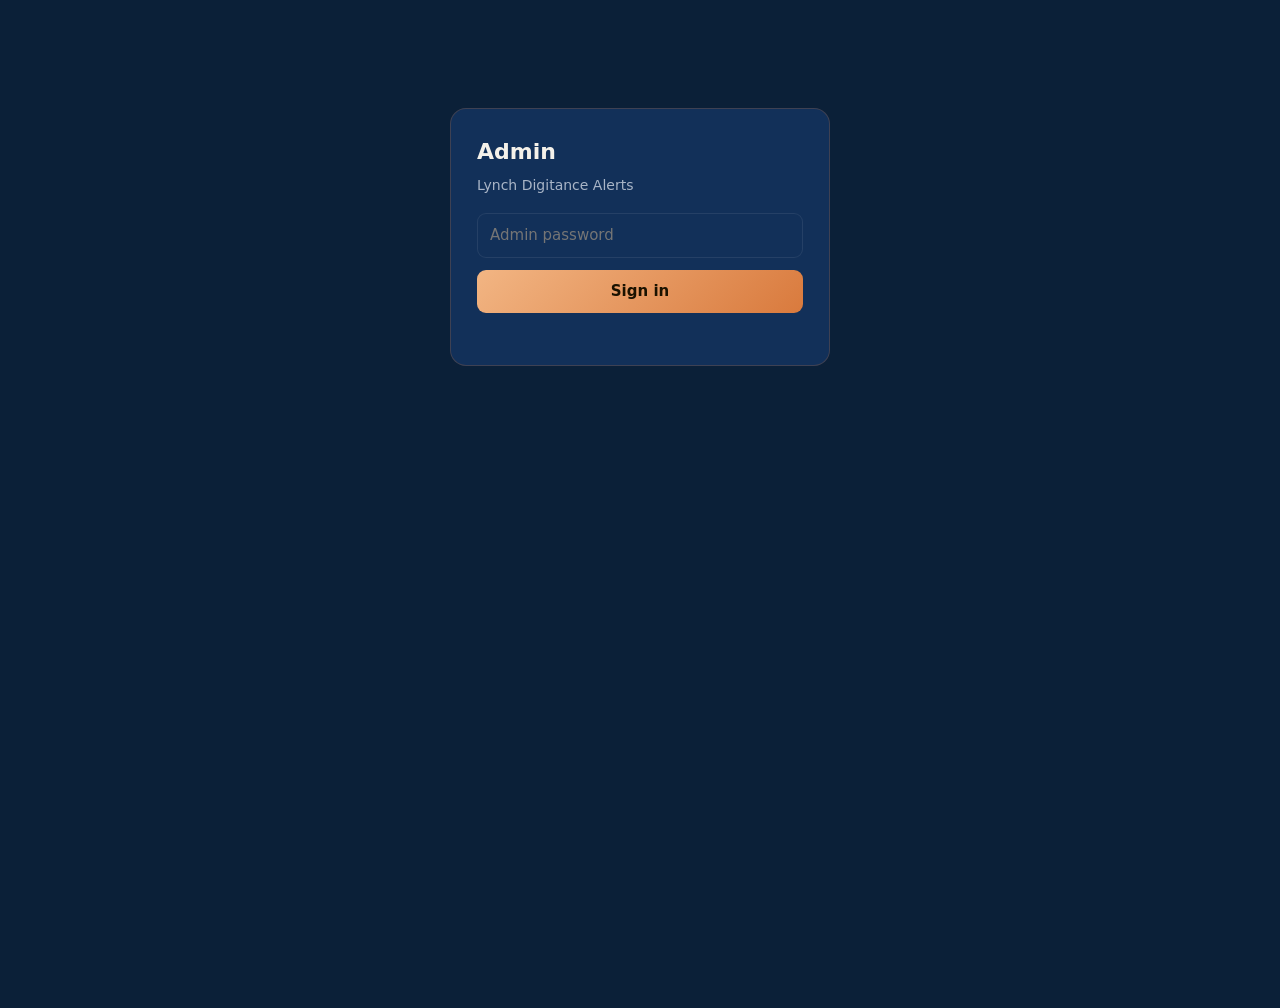
<file: admin.html>
<!doctype html>
<html lang="en">
<head>
<meta charset="utf-8">
<meta name="viewport" content="width=device-width, initial-scale=1">
<meta name="robots" content="noindex,nofollow">
<title>Admin — Lynch Digitance Alerts</title>
<link rel="icon" href="assets/icon128.png">
<style>
:root{--ink:#0b2038;--panel:#123059;--panel2:#163a68;--line:rgba(217,122,61,.22);--soft:rgba(255,255,255,.08);
  --gold:#D97A3D;--gold-lt:#F2B583;--text:#f4f1ea;--muted:#a9b5c7;--ok:#4ad991;--bad:#ff8f8f}
*{box-sizing:border-box}
body{margin:0;background:var(--ink);color:var(--text);font:15px/1.55 system-ui,-apple-system,"Segoe UI",sans-serif;min-height:100vh}
a{color:var(--gold-lt)}
.wrap{max-width:1100px;margin:0 auto;padding:28px 20px 60px}
h1{font-size:22px;margin:0}
.top{display:flex;align-items:center;justify-content:space-between;gap:14px;flex-wrap:wrap;margin-bottom:22px}
.top img{height:34px}
.brand{display:flex;align-items:center;gap:12px}
.brand small{color:var(--muted);font-weight:600;letter-spacing:.14em;text-transform:uppercase;font-size:11px}
button,input{font:inherit}
input[type=password],input[type=search]{background:var(--panel);border:1px solid var(--soft);border-radius:9px;color:var(--text);padding:10px 12px;outline:none}
input:focus{border-color:var(--gold)}
.btn{background:linear-gradient(135deg,var(--gold-lt),var(--gold));color:#1a1200;border:0;border-radius:9px;padding:10px 18px;font-weight:800;cursor:pointer}
.ghost{background:rgba(255,255,255,.05);color:var(--text);border:1px solid var(--soft);border-radius:9px;padding:9px 14px;font-weight:700;cursor:pointer}
.ghost:hover{border-color:var(--gold);color:var(--gold-lt)}
#login{max-width:380px;margin:12vh auto;background:var(--panel);border:1px solid var(--line);border-radius:16px;padding:26px}
#login h1{margin-bottom:6px}
#login p{color:var(--muted);margin:0 0 16px;font-size:14px}
#login input{width:100%;margin-bottom:12px}
#err{color:var(--bad);font-size:13px;min-height:18px;margin-top:8px}
.cards{display:grid;grid-template-columns:repeat(4,1fr);gap:12px;margin-bottom:20px}
@media(max-width:720px){.cards{grid-template-columns:repeat(2,1fr)}}
.card{background:var(--panel);border:1px solid var(--soft);border-radius:14px;padding:16px}
.card b{display:block;font-size:28px;color:var(--gold-lt);line-height:1.1}
.card span{color:var(--muted);font-size:12.5px}
.bar{display:flex;gap:10px;flex-wrap:wrap;margin-bottom:12px}
.bar input{flex:1;min-width:200px}
.tbl{background:var(--panel);border:1px solid var(--soft);border-radius:14px;overflow:auto}
table{border-collapse:collapse;width:100%;min-width:680px}
th,td{text-align:left;padding:11px 14px;border-bottom:1px solid var(--soft);white-space:nowrap}
th{font-size:11.5px;letter-spacing:.1em;text-transform:uppercase;color:var(--muted);cursor:pointer;user-select:none;position:sticky;top:0;background:var(--panel2)}
th:hover{color:var(--gold-lt)}
tr:last-child td{border-bottom:0}
td.dim{color:var(--muted)}
.pill{display:inline-block;padding:2px 9px;border-radius:999px;font-size:12px;font-weight:700;background:rgba(255,255,255,.07);color:var(--muted)}
.pill.on{background:rgba(74,217,145,.14);color:var(--ok)}
.pill.cu{background:rgba(217,122,61,.16);color:var(--gold-lt)}
textarea,input[type=text]{width:100%;background:var(--panel);border:1px solid var(--soft);border-radius:9px;color:var(--text);padding:10px 12px;outline:none;font:inherit;margin-bottom:10px}
textarea{min-height:90px;resize:vertical}
textarea:focus,input[type=text]:focus{border-color:var(--gold)}
.box{background:var(--panel);border:1px solid var(--soft);border-radius:14px;padding:18px;margin-top:22px}
.box h2{margin:0 0 4px;font-size:17px}
.box p{margin:0 0 12px;color:var(--muted);font-size:13.5px}
.row2{display:flex;gap:10px;flex-wrap:wrap;align-items:center}
.msg{font-size:13px;color:var(--ok);min-height:18px;margin-top:8px}
.del{background:none;border:1px solid rgba(255,143,143,.35);color:var(--bad);border-radius:8px;padding:4px 10px;cursor:pointer;font-weight:700;font-size:12px}
.del:hover{background:rgba(255,143,143,.12)}
.note{color:var(--muted);font-size:13px;margin-top:16px;line-height:1.6}
</style>
</head>
<body>

<div id="login">
  <h1>Admin</h1>
  <p>Lynch Digitance Alerts</p>
  <input type="password" id="pw" placeholder="Admin password" autocomplete="current-password">
  <button class="btn" id="go" style="width:100%">Sign in</button>
  <div id="err"></div>
</div>

<div class="wrap" id="app" hidden>
  <div class="top">
    <div class="brand"><img src="assets/mark.png" alt=""><div><h1>Users</h1><small>Lynch Digitance Alerts</small></div></div>
    <div><button class="ghost" id="csv">Export CSV</button> <button class="ghost" id="reload">Refresh</button> <button class="ghost" id="out">Sign out</button></div>
  </div>

  <div class="cards">
    <div class="card"><b id="cTotal">–</b><span>Accounts · <i id="cNo" style="font-style:normal">–</i> without</span></div>
    <div class="card"><b id="c24">–</b><span>Active in 24 hours</span></div>
    <div class="card"><b id="c7">–</b><span>Active in 7 days</span></div>
    <div class="card"><b id="cReply">–</b><span>Using Telegram replies</span></div>
  </div>

  <div class="bar"><input type="search" id="q" placeholder="Search by email…"></div>
  <div class="tbl"><table>
    <thead><tr>
      <th data-k="name">User</th><th data-k="joined">Joined</th><th data-k="last">Last active</th>
      <th data-k="ver">Version</th><th data-k="channel">Channel</th><th data-k="reply">Replies</th><th></th>
    </tr></thead>
    <tbody id="rows"></tbody>
  </table></div>

  <p class="note" id="note"></p>

  <div class="box" id="mBox">
    <h2>Maintenance mode <span class="pill" id="mState">off</span></h2>
    <p>While it is on, every extension shows <b>UNDERGOING MAINTENANCE</b> (popup banner, tag on each alert, and a one-time Telegram notice), and so does the website. Turning it off tells everyone it is back. Reaches installs on the latest build, within about 15 minutes.</p>
    <textarea id="mMsg" style="min-height:70px" maxlength="400">The extension is undergoing maintenance. Alerts may be delayed for a while. We will message you here as soon as it is back to normal.</textarea>
    <div class="row2" style="margin-bottom:10px;align-items:center">
      <input type="text" id="mMin" placeholder="Only builds older than… e.g. 1.15.2 (empty = everyone)" maxlength="12" style="max-width:330px;margin:0">
      <label class="note" style="margin:0"><input type="checkbox" id="mUpd"> Update required (lock screen + Download button)</label>
      <label class="note" style="margin:0"><input type="checkbox" id="mBlock"> also stop alerts on those builds</label>
    </div>
    <div class="row2"><button class="btn" id="mOn">Turn maintenance ON</button><button class="ghost" id="mOff">Turn it OFF</button></div>
    <div class="msg" id="mMsgOut"></div>
  </div>

  <div class="box">
    <h2>Send an update</h2>
    <p><b>To everyone's Telegram.</b> Every extension picks this up within about 15 minutes (the browser must be open) and sends it to its own Telegram bot, once. It reaches people without an account too, but only on version 1.15.0 or newer.</p>
    <input type="text" id="aTitle" placeholder="Title (optional)" maxlength="100">
    <textarea id="aText" placeholder="What do you want your users to know?" maxlength="1500"></textarea>
    <div class="row2" style="margin-bottom:8px"><input type="text" id="aMin" placeholder="Only installs older than… e.g. 1.15.1 (empty = everyone)" maxlength="12" style="max-width:340px;margin:0"><span class="note" id="aMinNote" style="margin:0"></span></div>
    <div class="row2" style="margin-bottom:8px"><label class="note" style="margin:0"><input type="checkbox" id="aBanner"> Also show as a dismissible banner inside the extension popup</label></div>
    <div id="aBannerBox" style="display:none">
      <input type="text" id="aBTitle" placeholder="Banner title (optional — uses the title above)" maxlength="60">
      <textarea id="aBText" placeholder="Short banner text (empty = uses the message above)" maxlength="240" style="min-height:64px"></textarea>
      <div class="row2" style="margin-bottom:8px">
        <input type="text" id="aBLink" placeholder="Link (optional, https://…)" maxlength="300" style="max-width:340px;margin:0">
        <input type="text" id="aBLabel" placeholder="Link label (default: Learn more)" maxlength="24" style="max-width:220px;margin:0">
      </div>
      <div class="row2" style="margin-bottom:8px"><button class="ghost" id="aBannerOnly">Attach banner to the live notice (no Telegram resend)</button></div>
      <p class="note" style="margin:0 0 8px">Banners appear in the popup for users on 1.16.0 and newer. They stay until the user presses ✕ or you publish a newer notice / press Clear.</p>
    </div>
    <div class="row2"><button class="btn" id="aSend">Publish to Telegram</button><button class="ghost" id="aClear">Clear current</button><span class="note" id="aCur" style="margin:0"></span></div>
    <div class="msg" id="aMsg"></div>
    <h2 style="margin-top:18px">Email account holders</h2>
    <p id="mailNote">Emails every account (<span id="mailN">0</span>) from your Gmail. Leave the message empty to reuse the Telegram message above. <span id="mailState"></span></p>
    <input type="text" id="eSub" placeholder="Email subject" maxlength="150">
    <textarea id="eText" style="min-height:150px" placeholder="Email message (optional: leave empty to use the Telegram message above)" maxlength="5000"></textarea>
    <div class="row2"><button class="btn" id="eSend">Email all accounts</button><button class="ghost" id="eTest">Send a test to one email</button></div>
    <div class="msg" id="eMsg"></div>
  </div>

  <div class="box" id="rvBox">
    <h2>Reviews <span class="pill" id="rvStats">…</span></h2>
    <p>What people wrote in the extension's Reviews tab. Hiding a review removes it from the extension and the website for everyone except its author, who is not told.</p>
    <div class="tbl"><table style="min-width:640px">
      <thead><tr><th>Who</th><th>Stars</th><th>Review</th><th>Version</th><th>Date</th><th></th></tr></thead>
      <tbody id="rvRows"><tr><td colspan="6" class="dim">Loading…</td></tr></tbody>
    </table></div>
    <div class="msg" id="rvOut"></div>
  </div>

  <p class="note">Rows marked <span class="pill">no account</span> are installs that have never signed in to an extension account. They show up only from version 1.15.0 (the extension sends an anonymous install ID, version and channel once a day, nothing else). Older installs stay invisible until they update. "Last active" refreshes at most once a day (6 hours for accounts).</p>
</div>

<script>
const $ = id => document.getElementById(id);
let token = sessionStorage.getItem('adm') || '';
let users = [], sortK = 'last', asc = false, ann = null, mailOn = false;

const esc = s => String(s == null ? '' : s).replace(/[&<>"']/g, c => ({'&':'&amp;','<':'&lt;','>':'&gt;','"':'&quot;',"'":'&#39;'}[c]));
function ago(t) {
  if (!t) return '—';
  const m = Math.max(0, (Date.now() - t) / 60000);
  if (m < 2) return 'just now';
  if (m < 60) return Math.round(m) + ' min ago';
  if (m < 1440) return Math.round(m / 60) + ' h ago';
  return Math.round(m / 1440) + ' d ago';
}
const day = t => t ? new Date(t).toLocaleDateString(undefined, { day: 'numeric', month: 'short', year: 'numeric' }) : '—';

async function api(path, opts) {
  const r = await fetch(path, Object.assign({ headers: { 'Content-Type': 'application/json', Authorization: 'Bearer ' + token } }, opts));
  const d = await r.json().catch(() => ({}));
  return { ok: r.ok, status: r.status, d };
}

function draw() {
  const q = $('q').value.trim().toLowerCase();
  const list = users.filter(u => !q || u.name.toLowerCase().includes(q)).sort((a, b) => {
    const x = a[sortK], y = b[sortK];
    const c = (x == null) - (y == null) || (typeof x === 'string' ? x.localeCompare(y) : (x > y) - (x < y));
    return asc ? c : -c;
  });
  $('rows').innerHTML = list.map(u => '<tr><td>' + (u.inst ? '<span class="pill">no account</span> <span class="dim">' + esc(u.name) + '</span>' : esc(u.name)) +
    '</td><td class="dim">' + day(u.joined) +
    '</td><td>' + ago(u.last) + '</td><td class="dim">' + esc(u.ver || '—') + '</td><td>' +
    (u.channel ? '<span class="pill cu">' + esc(u.channel) + '</span>' : '<span class="dim">—</span>') +
    '</td><td>' + (u.inst ? '<span class="dim">—</span>' : (u.reply ? '<span class="pill on">on</span>' : '<span class="pill">off</span>')) +
    '</td><td><button class="del" data-k="' + esc(u.inst ? 'i:' + u.id : 'e:' + u.email) + '">Delete</button></td></tr>').join('')
    || '<tr><td colspan="7" class="dim">No users yet.</td></tr>';
  const now = Date.now();
  const acc = users.filter(u => !u.inst).length;
  $('cTotal').textContent = acc;
  $('cNo').textContent = users.length - acc;
  $('c24').textContent = users.filter(u => u.last && now - u.last < 864e5).length;
  $('c7').textContent = users.filter(u => u.last && now - u.last < 6048e5).length;
  $('cReply').textContent = users.filter(u => u.reply).length;
  $('mailN').textContent = acc;
}

async function load() {
  const r = await api('/admin/users');
  if (r.status === 401) { sessionStorage.removeItem('adm'); token = ''; show(false); return; }
  if (!r.ok) { $('note').textContent = r.d.error || 'Could not load.'; return; }
  users = r.d.users.map(u => Object.assign(u, { name: u.email, inst: false }))
    .concat((r.d.installs || []).filter(i => !i.acct).map(i => ({ id: i.id, name: i.id.slice(0, 8), inst: true, joined: i.joined, last: i.last, ver: i.ver, channel: i.channel, reply: false })));
  ann = r.d.announce; mailOn = !!r.d.mail;
  const mt = r.d.maint || { on: false };
  $('mState').textContent = mt.on ? 'ON' : 'off'; $('mState').className = 'pill ' + (mt.on ? 'cu' : '');
  if (mt.msg && mt.on) $('mMsg').value = mt.msg;
  if (mt.on) { $('mMin').value = mt.minVersion || ''; $('mUpd').checked = mt.kind === 'update'; $('mBlock').checked = !!mt.block; }
  $('aCur').textContent = ann && ann.id ? 'Live now: ' + (ann.title || ann.text.slice(0, 40)) + (ann.minVersion ? ' [only older than ' + ann.minVersion + ']' : '') + (ann.banner ? ' · banner on' : '') + ' (' + ago(ann.at) + ')' : 'Nothing published.';
  updCount();
  $('mailState').textContent = mailOn ? 'Gmail connector: connected.' : 'Gmail connector: not connected yet.';
  $('note').textContent = r.d.pending ? r.d.pending + ' older account(s) are still being filled in: refresh in a moment.' : '';
  draw();
  loadReviews();
}

function show(on) { $('login').hidden = on; $('app').hidden = !on; if (on) load(); }

async function login() {
  $('err').textContent = '';
  const r = await fetch('/admin/login', { method: 'POST', headers: { 'Content-Type': 'application/json' }, body: JSON.stringify({ password: $('pw').value }) });
  const d = await r.json().catch(() => ({}));
  if (!r.ok) { $('err').textContent = d.error || 'Could not sign in.'; return; }
  token = d.token; sessionStorage.setItem('adm', token); $('pw').value = ''; show(true);
}

$('go').onclick = login;
$('pw').onkeydown = e => { if (e.key === 'Enter') login(); };
$('q').oninput = draw;
$('reload').onclick = load;
$('out').onclick = () => { sessionStorage.removeItem('adm'); token = ''; show(false); };
document.querySelectorAll('th').forEach(th => th.onclick = () => {
  const k = th.dataset.k; asc = sortK === k ? !asc : (k === 'name'); sortK = k; draw();
});
$('csv').onclick = () => {
  const rows = [['user', 'type', 'joined', 'last_active', 'version', 'channel', 'replies']].concat(users.map(u =>
    [u.name, u.inst ? 'no account' : 'account', u.joined ? new Date(u.joined).toISOString() : '', u.last ? new Date(u.last).toISOString() : '', u.ver || '', u.channel || '', u.reply ? 'on' : 'off']));
  const csv = rows.map(r => r.map(v => '"' + String(v).replace(/"/g, '""') + '"').join(',')).join('\n');
  const a = document.createElement('a');
  a.href = URL.createObjectURL(new Blob([csv], { type: 'text/csv' })); a.download = 'alerts-users.csv'; a.click();
};

function replyUi(x) {
  return '<div class="rp" data-id="' + x.id + '" style="margin-top:8px">' +
    (x.reply ? '<div class="rptext" style="padding:8px 10px;border-left:3px solid var(--copper,#d97a3d);background:rgba(217,122,61,.08);border-radius:6px;margin-bottom:6px"><b>Your reply:</b> ' + esc(x.reply) + '</div>' : '') +
    '<button class="del rpToggle" type="button">' + (x.reply ? 'Edit reply' : 'Reply') + '</button>' +
    '<div class="rpedit" hidden><textarea maxlength="500" rows="3" style="width:100%;margin-top:6px" placeholder="Your public reply (max 500 characters). Shown under this review in the extension and on the website.">' + esc(x.reply || '') + '</textarea>' +
    '<div style="margin-top:6px"><button class="btn rpSave" type="button">Post reply</button> ' + (x.reply ? '<button class="del rpRemove" type="button">Remove reply</button>' : '') + '</div></div></div>';
}
async function loadReviews() {
  const r = await api('/admin/reviews');
  if (!r.ok) { $('rvStats').textContent = 'unavailable'; $('rvRows').innerHTML = '<tr><td colspan="6" class="dim">' + esc(r.d.error || 'Could not load.') + '</td></tr>'; return; }
  const s = r.d.stats;
  $('rvStats').textContent = s.total ? s.visible + ' shown · ' + s.average + ' ★' + (s.hidden ? ' · ' + s.hidden + ' hidden' : '') : 'none yet';
  $('rvRows').innerHTML = r.d.reviews.map(x => '<tr' + (x.hidden ? ' style="opacity:.55"' : '') + '><td>' + esc(x.name) + (x.email ? '<br><span class="dim">' + esc(x.email) + '</span>' : '') +
    '</td><td>' + '★'.repeat(x.rating) + '<span class="dim">' + '★'.repeat(5 - x.rating) + '</span></td><td style="white-space:normal;min-width:220px">' + esc(x.text || '—') + replyUi(x) +
    '</td><td class="dim">' + esc(x.version || '—') + '</td><td class="dim">' + day(x.created) + '</td><td><button class="del" data-id="' + x.id + '" data-h="' + (x.hidden ? 0 : 1) + '">' + (x.hidden ? 'Show' : 'Hide') + '</button></td></tr>').join('')
    || '<tr><td colspan="6" class="dim">No reviews yet.</td></tr>';
}
$('rvRows').onclick = async e => {
  const rp = e.target.closest('.rp');
  if (rp) {
    const id = Number(rp.dataset.id);
    if (e.target.closest('.rpToggle')) { const ed = rp.querySelector('.rpedit'); ed.hidden = !ed.hidden; return; }
    const btn = e.target.closest('.rpSave, .rpRemove');
    if (btn) {
      btn.disabled = true;
      const text = btn.classList.contains('rpRemove') ? '' : rp.querySelector('textarea').value;
      const r = await api('/admin/reviews/reply', { method: 'POST', body: JSON.stringify({ id, reply: text }) });
      $('rvOut').textContent = r.ok ? (text ? 'Reply posted. It is live now.' : 'Reply removed.') : (r.d.error || 'Failed.');
      loadReviews();
      return;
    }
  }
  const b = e.target.closest('button[data-id]'); if (!b) return;
  b.disabled = true;
  const r = await api('/admin/reviews/hide', { method: 'POST', body: JSON.stringify({ id: Number(b.dataset.id), hidden: b.dataset.h === '1' }) });
  $('rvOut').textContent = r.ok ? '' : (r.d.error || 'Failed.');
  loadReviews();
};
$('rows').onclick = async e => {
  const b = e.target.closest('.del'); if (!b) return;
  const k = b.dataset.k, inst = k.startsWith('i:'), val = k.slice(2);
  const msg = inst ? 'Delete this install record? It will reappear if that browser pings again.'
    : 'Delete ' + val + '?\n\nThis removes the account, its saved settings and its reply route. They will be signed out. This cannot be undone.';
  if (!confirm(msg)) return;
  b.disabled = true;
  const r = await api('/admin/delete', { method: 'POST', body: JSON.stringify(inst ? { inst: val } : { email: val }) });
  if (!r.ok) { alert(r.d.error || 'Could not delete.'); b.disabled = false; return; }
  load();
};
async function setMaint(on) {
  if (!confirm(on ? 'Show UNDERGOING MAINTENANCE to all users?' : 'Tell everyone the service is back?')) return;
  const r = await api('/admin/maintenance', { method: 'POST', body: JSON.stringify({ on, msg: $('mMsg').value, minVersion: $('mMin').value.trim(), kind: $('mUpd').checked ? 'update' : '', block: $('mBlock').checked }) });
  $('mMsgOut').textContent = r.ok ? (on ? 'Maintenance is ON.' : 'Maintenance is OFF.') : (r.d.error || 'Failed.');
  if (r.ok) load();
}
$('mOn').onclick = () => setMaint(true);
$('mOff').onclick = () => setMaint(false);
function vnum(v) { return String(v || '').split('.').map(n => parseInt(n, 10) || 0); }
function older(a, b) { const x = vnum(a), y = vnum(b); for (let i = 0; i < Math.max(x.length, y.length); i++) { if ((x[i] || 0) !== (y[i] || 0)) return (x[i] || 0) < (y[i] || 0); } return false; }
function updCount() {
  const m = $('aMin').value.trim();
  if (!m) { $('aMinNote').textContent = 'Empty means everyone gets it.'; return; }
  const n = users.filter(u => !u.ver || older(u.ver, m)).length;
  $('aMinNote').textContent = 'Known to be older: ' + n + ' of ' + users.length + ' (installs that never reported a version count too).';
}
$('aMin').oninput = updCount;
$('aBanner').onchange = () => { $('aBannerBox').style.display = $('aBanner').checked ? '' : 'none'; };
$('aBannerOnly').onclick = async () => {
  const banner = {
    title: $('aBTitle').value.trim() || $('aTitle').value.trim(),
    text: $('aBText').value.trim(),
    link: $('aBLink').value.trim(), label: $('aBLabel').value.trim()
  };
  if (banner.text.length < 3) { $('aMsg').textContent = 'Write the short banner text first.'; return; }
  const r = await api('/admin/announce', { method: 'POST', body: JSON.stringify({ bannerOnly: true, banner }) });
  $('aMsg').textContent = r.ok ? 'Banner attached to the live notice. Nobody gets another Telegram message.' : (r.d.error || 'Failed.');
  if (r.ok) load();
};
$('aSend').onclick = async () => {
  const text = $('aText').value.trim();
  if (text.length < 3) { $('aMsg').textContent = 'Write the message first.'; return; }
  const withBanner = $('aBanner').checked;
  if (!confirm(withBanner ? 'Publish to every user\'s Telegram AND show the banner in the extension popup?' : 'Publish this to every user\'s Telegram?')) return;
  const banner = withBanner ? {
    title: $('aBTitle').value.trim() || $('aTitle').value.trim(),
    text: $('aBText').value.trim() || text.slice(0, 240),
    link: $('aBLink').value.trim(), label: $('aBLabel').value.trim()
  } : null;
  const r = await api('/admin/announce', { method: 'POST', body: JSON.stringify({ title: $('aTitle').value, text, minVersion: $('aMin').value.trim(), banner }) });
  $('aMsg').textContent = r.ok
    ? 'Published. Extensions pick it up within about 15 minutes.' + (withBanner ? ' The banner shows for users on 1.16.0 and newer.' : '')
    : (r.d.error || 'Failed.');
  if (r.ok) {
    ['aText', 'aTitle', 'aMin', 'aBTitle', 'aBText', 'aBLink', 'aBLabel'].forEach(id => ($(id).value = ''));
    $('aBanner').checked = false; $('aBannerBox').style.display = 'none'; load();
  }
};
$('aClear').onclick = async () => {
  const r = await api('/admin/announce', { method: 'POST', body: JSON.stringify({ clear: true }) });
  $('aMsg').textContent = r.ok ? 'Cleared.' : 'Failed.'; load();
};
async function mail(only) {
  const text = ($('eText').value.trim() || $('aText').value.trim()), subject = $('eSub').value.trim();
  if (!subject || text.length < 3) { $('eMsg').textContent = 'Add a subject and a message first.'; return; }
  if (!only && !confirm('Email every account holder?')) return;
  $('eMsg').textContent = 'Sending…';
  const r = await api('/admin/email', { method: 'POST', body: JSON.stringify({ subject, text, only }) });
  $('eMsg').textContent = r.ok ? 'Sent to ' + r.d.sent + ' of ' + r.d.total + '.' : (r.d.error || ('Sent ' + (r.d.sent || 0) + ', failed ' + (r.d.failed || 0) + '.'));
}
$('eSend').onclick = () => mail('');
$('eTest').onclick = () => { const e = prompt('Send the test to which email?'); if (e) mail(e.trim().toLowerCase()); };

if (token) show(true);
</script>
</body>
</html>
</file>
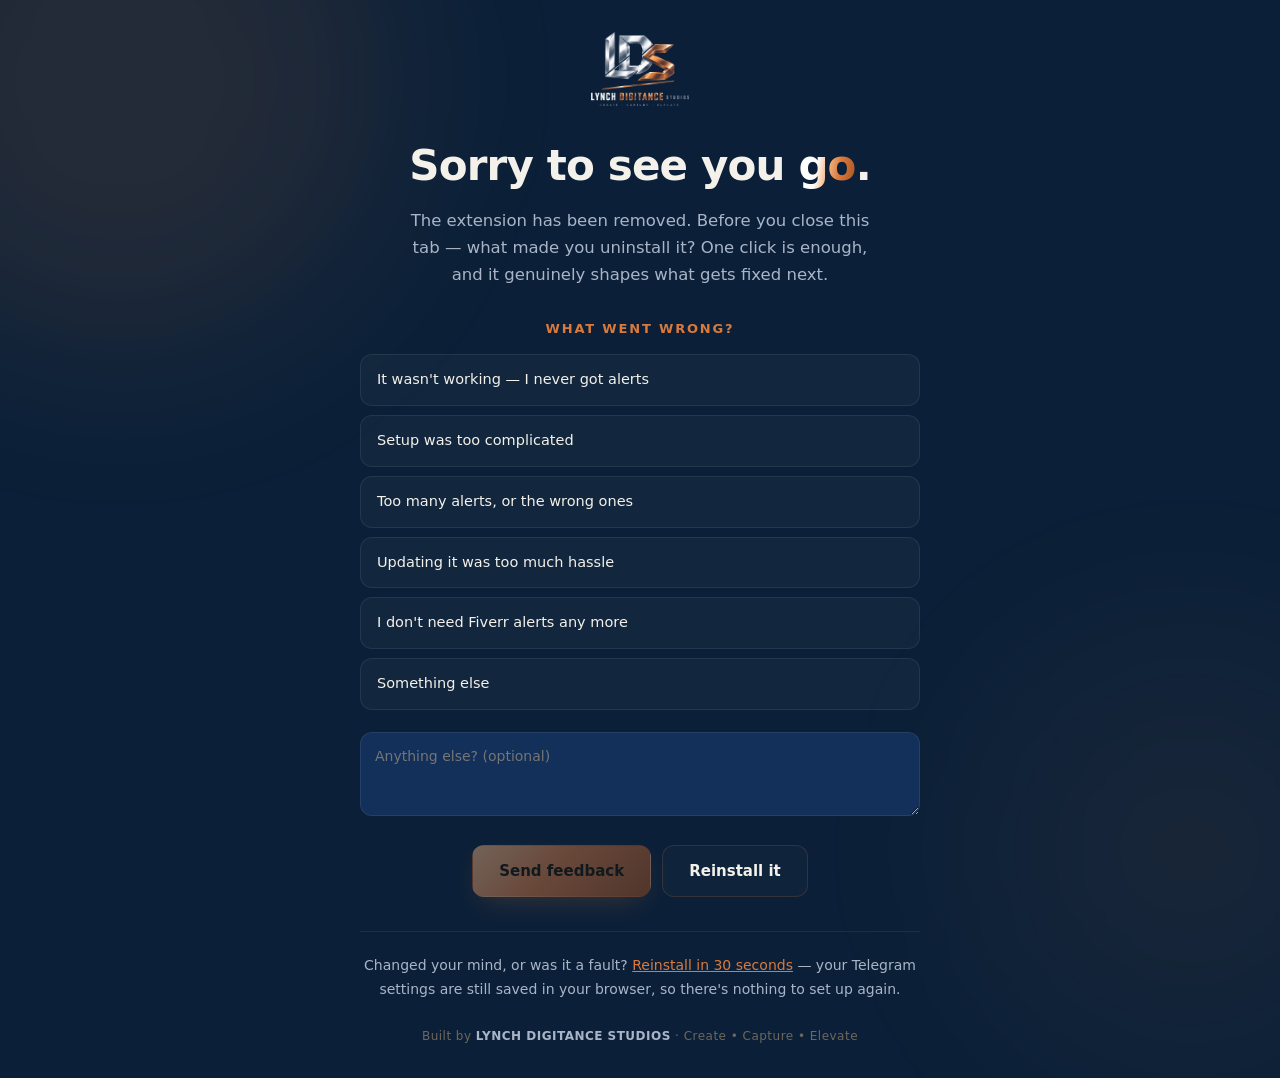
<file: goodbye.html>
<!doctype html>
<html lang="en">
<head>
<meta charset="utf-8">
<meta name="viewport" content="width=device-width, initial-scale=1">
<title>Sorry to see you go — Lynch Digitance Alerts</title>
<meta name="robots" content="noindex">
<link rel="icon" href="assets/icon128.png">
<style>
:root{
  --gold:#D97A3D; --gold-lt:#F2B583; --gold-dk:#A6511F;
  --ink:#0b2038; --panel:#123059; --line:rgba(217,122,61,.18);
  --text:#f4f1ea; --muted:#a9b5c7; --ok:#4ad991;
}
*{box-sizing:border-box}
body{
  margin:0;min-height:100vh;background:var(--ink);color:var(--text);
  font:16px/1.65 "Inter",system-ui,-apple-system,"Segoe UI",sans-serif;
  display:flex;align-items:center;justify-content:center;padding:32px 20px;
  overflow-x:hidden;-webkit-font-smoothing:antialiased;
}
.glow{position:fixed;border-radius:50%;filter:blur(90px);pointer-events:none;z-index:0}
.glow.a{width:520px;height:520px;background:rgba(217,122,61,.12);top:-180px;left:-140px}
.glow.b{width:420px;height:420px;background:rgba(217,122,61,.06);bottom:-160px;right:-120px}

.card{position:relative;z-index:1;max-width:560px;width:100%;text-align:center}
.logo{height:74px;width:auto;margin:0 auto 28px}
h1{font-size:clamp(28px,5vw,42px);font-weight:800;letter-spacing:-.02em;line-height:1.15;margin:0 0 16px}
.grad{
  background:linear-gradient(100deg,#fff 0%,#fff 34%,var(--gold-lt) 52%,var(--gold) 70%,var(--gold-dk) 100%);
  -webkit-background-clip:text;background-clip:text;color:transparent;
}
.lede{color:var(--muted);font-size:16.5px;margin:0 auto 30px;max-width:44ch}

.q{font-size:13px;font-weight:800;letter-spacing:.14em;text-transform:uppercase;color:var(--gold);margin-bottom:14px}
.opts{display:grid;gap:9px;margin-bottom:22px;text-align:left}
.opt{
  padding:13px 16px;border-radius:12px;cursor:pointer;font:inherit;font-size:14.5px;
  background:rgba(255,255,255,.03);border:1px solid rgba(255,255,255,.08);color:var(--text);
  transition:border-color .2s,background .2s,transform .15s;text-align:left;
}
.opt:hover{border-color:var(--gold);background:rgba(217,122,61,.07);transform:translateX(3px)}
.opt.sel{border-color:var(--gold);background:rgba(217,122,61,.12)}

textarea{
  width:100%;min-height:84px;resize:vertical;padding:12px 14px;border-radius:12px;
  background:var(--panel);border:1px solid rgba(255,255,255,.08);color:var(--text);
  font:inherit;font-size:14px;outline:none;margin-bottom:14px;
}
textarea:focus{border-color:var(--gold)}

.btn{
  display:inline-flex;align-items:center;justify-content:center;gap:9px;
  padding:13px 26px;border-radius:12px;text-decoration:none;font-weight:700;font-size:15px;
  border:1px solid transparent;cursor:pointer;font-family:inherit;
  transition:transform .18s,box-shadow .25s,border-color .2s,color .2s;
}
.btn-primary{
  background:linear-gradient(135deg,var(--gold-lt),var(--gold) 45%,var(--gold-dk));
  color:#1a1200;box-shadow:0 10px 30px -10px rgba(217,122,61,.6);
}
.btn-primary:hover{transform:translateY(-2px)}
.btn-primary:disabled{opacity:.45;cursor:default;transform:none}
.btn-ghost{border-color:var(--line);color:var(--text);background:rgba(255,255,255,.02)}
.btn-ghost:hover{border-color:var(--gold);color:var(--gold)}
.row{display:flex;gap:11px;justify-content:center;flex-wrap:wrap;margin-top:6px}

.thanks{display:none}
.thanks.on{display:block}
.form.off{display:none}
.tick{
  width:56px;height:56px;border-radius:50%;margin:0 auto 20px;display:grid;place-items:center;
  background:rgba(74,217,145,.12);border:1px solid rgba(74,217,145,.4);color:var(--ok);font-size:26px;
}

.help{
  margin-top:34px;padding-top:22px;border-top:1px solid rgba(255,255,255,.07);
  color:var(--muted);font-size:14px;
}
.help a{color:var(--gold)}
.foot{margin-top:26px;color:#6d675c;font-size:12px;letter-spacing:.04em}
.foot b{color:var(--muted);font-weight:700}
</style>
</head>
<body>
<div class="glow a"></div><div class="glow b"></div>

<div class="card">
  <img class="logo" src="assets/logo.png" alt="Lynch Digitance Studios">

  <div class="form" id="form">
    <h1>Sorry to see you <span class="grad">go</span>.</h1>
    <p class="lede">
      The extension has been removed. Before you close this tab — what made you
      uninstall it? One click is enough, and it genuinely shapes what gets fixed next.
    </p>

    <div class="q">What went wrong?</div>
    <div class="opts" id="opts">
      <button class="opt" data-r="not-working">It wasn't working — I never got alerts</button>
      <button class="opt" data-r="setup">Setup was too complicated</button>
      <button class="opt" data-r="too-many">Too many alerts, or the wrong ones</button>
      <button class="opt" data-r="updating">Updating it was too much hassle</button>
      <button class="opt" data-r="no-need">I don't need Fiverr alerts any more</button>
      <button class="opt" data-r="other">Something else</button>
    </div>

    <textarea id="note" placeholder="Anything else? (optional)"></textarea>

    <div class="row">
      <button class="btn btn-primary" id="send" disabled>Send feedback</button>
      <a class="btn btn-ghost" href="/">Reinstall it</a>
    </div>
  </div>

  <div class="thanks" id="thanks">
    <div class="tick">✓</div>
    <h1>Thank you.</h1>
    <p class="lede">
      That's genuinely useful. If it was something broken, it's worth knowing that most
      faults come down to one missed setup step — and the assistant can usually spot it
      in seconds.
    </p>
    <div class="row">
      <a class="btn btn-primary" href="/">Give it another try</a>
      <a class="btn btn-ghost" href="/#faq">Read the FAQ</a>
    </div>
  </div>

  <div class="help">
    Changed your mind, or was it a fault? <a href="/">Reinstall in 30 seconds</a> —
    your Telegram settings are still saved in your browser, so there's nothing to set up again.
  </div>

  <div class="foot">Built by <b>LYNCH DIGITANCE STUDIOS</b> · Create • Capture • Elevate</div>
</div>

<script>
const params  = new URLSearchParams(location.search);
const version = params.get('v') || 'unknown';
let reason = null;

document.getElementById('opts').addEventListener('click', e => {
  const btn = e.target.closest('.opt');
  if (!btn) return;
  document.querySelectorAll('.opt').forEach(o => o.classList.remove('sel'));
  btn.classList.add('sel');
  reason = btn.dataset.r;
  document.getElementById('send').disabled = false;
});

document.getElementById('send').onclick = async () => {
  const btn = document.getElementById('send');
  btn.disabled = true;
  btn.textContent = 'Sending…';

  /* Best-effort. If the endpoint isn't wired up we still thank them — a
     failed POST is not the user's problem and shouldn't be shown to them. */
  try {
    await fetch('/feedback', {
      method: 'POST',
      headers: { 'Content-Type': 'application/json' },
      body: JSON.stringify({
        reason,
        note: document.getElementById('note').value.slice(0, 1000),
        version,
        at: new Date().toISOString()
      })
    });
  } catch {}

  document.getElementById('form').classList.add('off');
  document.getElementById('thanks').classList.add('on');
};
</script>
</body>
</html>
</file>
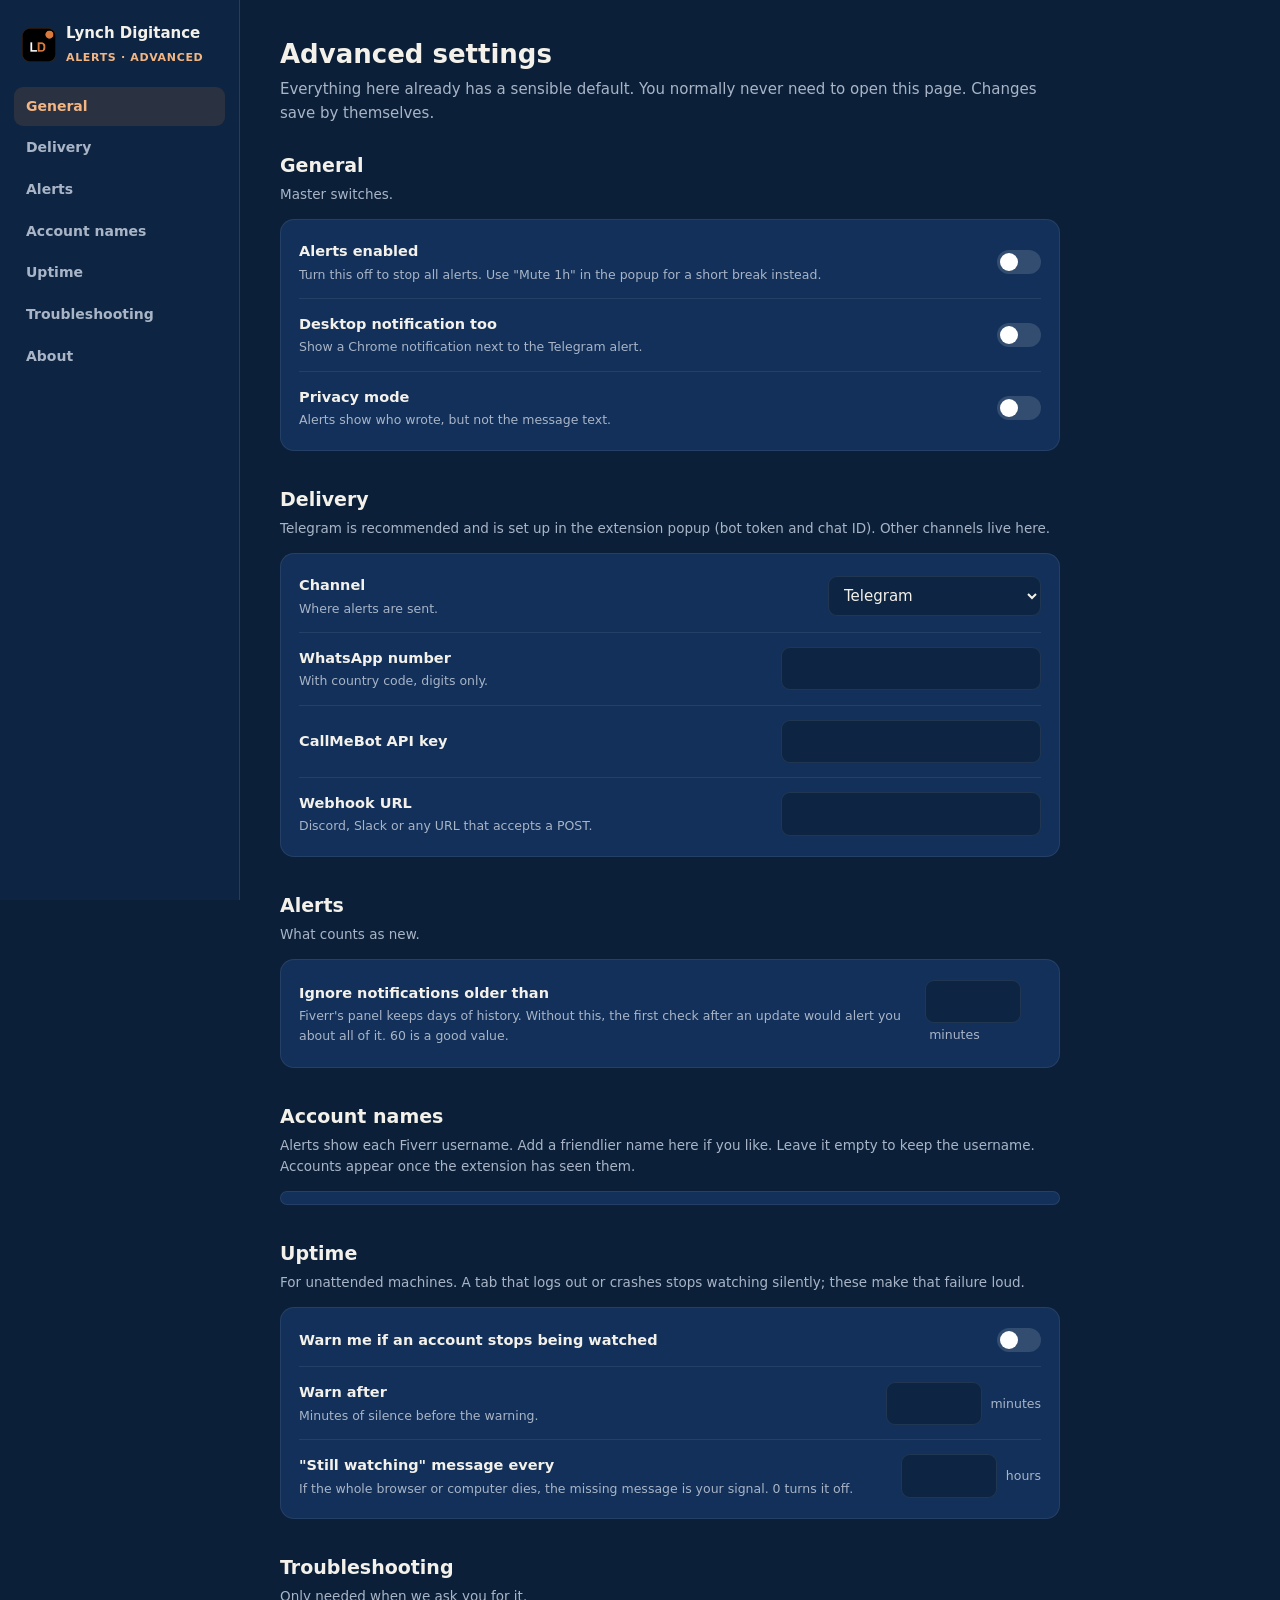
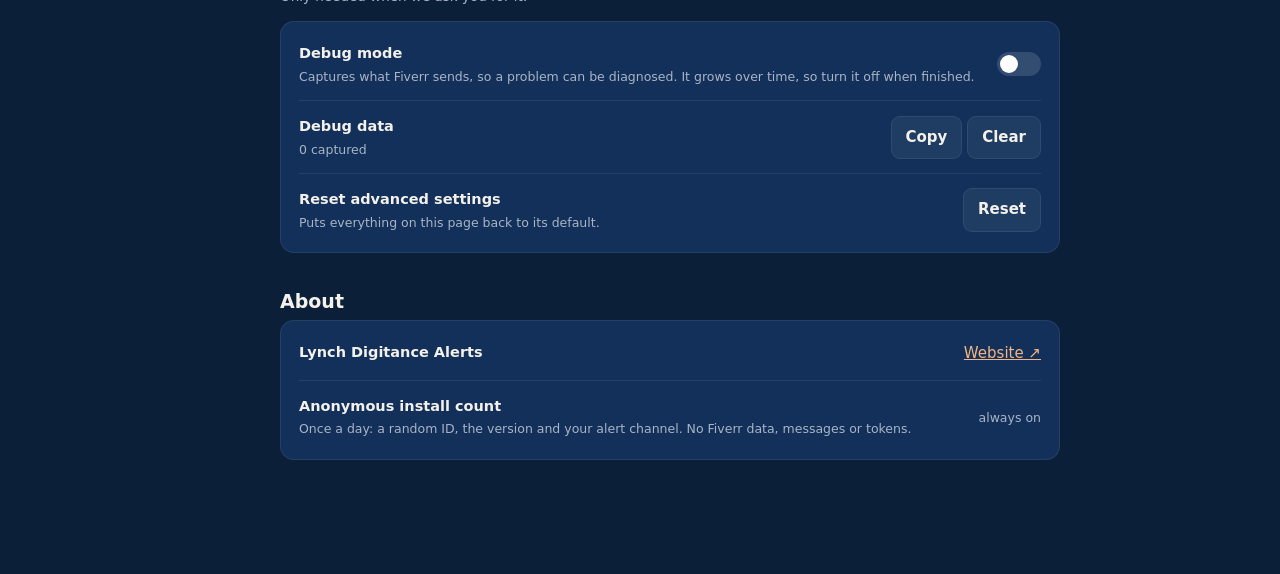
<file: extension/dashboard.html>
<!doctype html>
<html lang="en">
<head>
<meta charset="utf-8">
<meta name="viewport" content="width=device-width, initial-scale=1">
<title>Lynch Digitance Alerts · Advanced</title>
<style>
:root{--ink:#0b2038;--ink2:#0d2542;--panel:#123059;--panel2:#163a68;--line:rgba(217,122,61,.22);--soft:rgba(255,255,255,.08);
  --gold:#D97A3D;--gold-lt:#F2B583;--text:#f4f1ea;--muted:#a9b5c7;--ok:#4ad991}
*{box-sizing:border-box}
html{scroll-behavior:smooth}
body{margin:0;background:var(--ink);color:var(--text);font:15px/1.55 system-ui,-apple-system,"Segoe UI",sans-serif}
.layout{display:grid;grid-template-columns:240px 1fr;min-height:100vh}
aside{background:var(--ink2);border-right:1px solid var(--line);padding:22px 14px;position:sticky;top:0;height:100vh}
.brand{display:flex;align-items:center;gap:10px;padding:0 8px 18px}
.brand img{width:34px;height:34px}
.brand b{display:block;font-size:15px}
.brand small{color:var(--gold-lt);font-weight:700;font-size:11px;letter-spacing:.06em}
nav a{display:block;padding:9px 12px;border-radius:9px;color:var(--muted);text-decoration:none;font-weight:600;font-size:14px;margin-bottom:2px}
nav a:hover,nav a.on{background:rgba(217,122,61,.14);color:var(--gold-lt)}
aside .ver{position:absolute;left:22px;bottom:18px;color:var(--muted);font-size:12px}
main{padding:34px 40px 80px;max-width:860px}
h1{font-size:26px;margin:0 0 4px}
.lead{color:var(--muted);margin:0 0 26px}
section{margin-bottom:34px;scroll-margin-top:20px}
h2{font-size:19px;margin:0 0 4px}
.sub{color:var(--muted);font-size:13.5px;margin:0 0 14px}
.card{background:var(--panel);border:1px solid var(--soft);border-radius:14px;padding:6px 18px}
.row{display:flex;align-items:center;justify-content:space-between;gap:18px;padding:14px 0;border-bottom:1px solid var(--soft)}
.row:last-child{border-bottom:0}
.row b{display:block;font-size:14.5px}
.row span.d{display:block;color:var(--muted);font-size:12.5px;margin-top:2px}
.sw{position:relative;width:44px;height:24px;flex:none}
.sw input{opacity:0;width:100%;height:100%;position:absolute;inset:0;margin:0;cursor:pointer;z-index:2}
.sw i{position:absolute;inset:0;border-radius:999px;background:rgba(255,255,255,.14);transition:.15s}
.sw i:after{content:"";position:absolute;left:3px;top:3px;width:18px;height:18px;border-radius:50%;background:#fff;transition:.15s}
.sw input:checked+i{background:var(--gold)}
.sw input:checked+i:after{transform:translateX(20px)}
input[type=text],input[type=number],input[type=password],select{background:var(--ink2);border:1px solid var(--soft);color:var(--text);border-radius:9px;padding:9px 11px;font:inherit;outline:none;min-width:0}
input:focus,select:focus{border-color:var(--gold)}
input[type=number]{width:96px}
.wide{width:260px}
.btn{background:rgba(255,255,255,.06);color:var(--text);border:1px solid var(--soft);border-radius:9px;padding:9px 14px;font:inherit;font-weight:700;cursor:pointer}
.btn:hover{border-color:var(--gold);color:var(--gold-lt)}
.btn.danger:hover{border-color:#ff8f8f;color:#ff8f8f}
.empty{color:var(--muted);font-size:13.5px;padding:14px 0}
#toast{position:fixed;right:22px;bottom:22px;background:var(--ok);color:#06241a;font-weight:800;padding:9px 16px;border-radius:999px;opacity:0;transform:translateY(8px);transition:.2s;pointer-events:none}
#toast.on{opacity:1;transform:none}
a{color:var(--gold-lt)}
@media(max-width:760px){.layout{grid-template-columns:1fr}aside{position:static;height:auto}aside .ver{position:static;margin-top:10px}main{padding:24px 18px 70px}.wide{width:100%}}
#maintScreen{min-height:100vh;display:flex;align-items:center;justify-content:center;padding:28px 20px;text-align:center;background:var(--ink)}
#maintScreen[hidden]{display:none}
.mt{max-width:380px}.mt h1{font-size:24px;margin:10px 0 12px}.mt p{color:#cbd6e6;margin:0 0 10px}
body.maint .layout,body.maint #toast{display:none!important}
</style>
</head>
<body>

<div id="maintScreen" hidden>
  <div class="mt">
    <img src="icon128.png" alt="" width="64" height="64">
    <h1 id="maintTitle">🔧 UNDERGOING MAINTENANCE</h1>
    <p id="maintMsg">We are working on the extension. Alerts may be delayed for a while.</p>
    <ol id="maintSteps" hidden style="text-align:left;font-size:13px;color:#cbd6e6;padding-left:18px"><li>Press Download below.</li><li>Unzip it over your existing extension folder, replacing the files.</li><li>Open chrome://extensions and press Reload. Your settings are kept.</li></ol>
    <a id="maintDl" hidden target="_blank" rel="noopener" href="https://alerts.lynchdigitancestudios.workers.dev/lynch-digitance-alerts.zip" style="display:inline-block;margin:6px 0 12px;padding:11px 20px;border-radius:10px;background:linear-gradient(135deg,#F2B583,#D97A3D);color:#1a1200;font-weight:800;text-decoration:none">Download the update</a>
    <p id="maintSub" style="color:var(--muted);font-size:13px">We will message you on Telegram as soon as it is back to normal.</p>
  </div>
</div>

<div class="layout">
  <aside>
    <div class="brand"><img src="icon128.png" alt=""><div><b>Lynch Digitance</b><small>ALERTS · ADVANCED</small></div></div>
    <nav>
      <a href="#general" class="on">General</a>
      <a href="#delivery">Delivery</a>
      <a href="#alerts">Alerts</a>
      <a href="#accounts">Account names</a>
      <a href="#uptime">Uptime</a>
      <a href="#trouble">Troubleshooting</a>
      <a href="#about">About</a>
    </nav>
    <div class="ver" id="ver"></div>
  </aside>

  <main>
    <h1>Advanced settings</h1>
    <p class="lead">Everything here already has a sensible default. You normally never need to open this page. Changes save by themselves.</p>

    <section id="general">
      <h2>General</h2>
      <p class="sub">Master switches.</p>
      <div class="card">
        <div class="row"><div><b>Alerts enabled</b><span class="d">Turn this off to stop all alerts. Use "Mute 1h" in the popup for a short break instead.</span></div>
          <label class="sw"><input type="checkbox" id="enabled"><i></i></label></div>
        <div class="row"><div><b>Desktop notification too</b><span class="d">Show a Chrome notification next to the Telegram alert.</span></div>
          <label class="sw"><input type="checkbox" id="desktopNotif"><i></i></label></div>
        <div class="row"><div><b>Privacy mode</b><span class="d">Alerts show who wrote, but not the message text.</span></div>
          <label class="sw"><input type="checkbox" id="privacyMode"><i></i></label></div>
      </div>
    </section>

    <section id="delivery">
      <h2>Delivery</h2>
      <p class="sub">Telegram is recommended and is set up in the extension popup (bot token and chat ID). Other channels live here.</p>
      <div class="card">
        <div class="row"><div><b>Channel</b><span class="d">Where alerts are sent.</span></div>
          <select id="channel"><option value="telegram">Telegram</option><option value="callmebot">WhatsApp (CallMeBot)</option><option value="webhook">Custom webhook</option></select></div>
        <div class="row" data-ch="callmebot"><div><b>WhatsApp number</b><span class="d">With country code, digits only.</span></div><input type="text" id="waNumber" class="wide" autocomplete="off"></div>
        <div class="row" data-ch="callmebot"><div><b>CallMeBot API key</b></div><input type="password" id="apiKey" class="wide" autocomplete="off"></div>
        <div class="row" data-ch="webhook"><div><b>Webhook URL</b><span class="d">Discord, Slack or any URL that accepts a POST.</span></div><input type="text" id="webhookUrl" class="wide" autocomplete="off"></div>
      </div>
    </section>

    <section id="alerts">
      <h2>Alerts</h2>
      <p class="sub">What counts as new.</p>
      <div class="card">
        <div class="row"><div><b>Ignore notifications older than</b><span class="d">Fiverr's panel keeps days of history. Without this, the first check after an update would alert you about all of it. 60 is a good value.</span></div>
          <div><input type="number" id="maxNotifAgeMins" min="5" max="1440"> <span class="d" style="display:inline;margin-left:4px">minutes</span></div></div>
      </div>
    </section>

    <section id="accounts">
      <h2>Account names</h2>
      <p class="sub">Alerts show each Fiverr username. Add a friendlier name here if you like. Leave it empty to keep the username. Accounts appear once the extension has seen them.</p>
      <div class="card" id="labels"></div>
    </section>

    <section id="uptime">
      <h2>Uptime</h2>
      <p class="sub">For unattended machines. A tab that logs out or crashes stops watching silently; these make that failure loud.</p>
      <div class="card">
        <div class="row"><div><b>Warn me if an account stops being watched</b></div>
          <label class="sw"><input type="checkbox" id="watchdog"><i></i></label></div>
        <div class="row"><div><b>Warn after</b><span class="d">Minutes of silence before the warning.</span></div>
          <div><input type="number" id="watchdogMins" min="5" max="240"> <span class="d" style="display:inline;margin-left:4px">minutes</span></div></div>
        <div class="row"><div><b>"Still watching" message every</b><span class="d">If the whole browser or computer dies, the missing message is your signal. 0 turns it off.</span></div>
          <div><input type="number" id="heartbeatHours" min="0" max="168"> <span class="d" style="display:inline;margin-left:4px">hours</span></div></div>
      </div>
    </section>

    <section id="trouble">
      <h2>Troubleshooting</h2>
      <p class="sub">Only needed when we ask you for it.</p>
      <div class="card">
        <div class="row"><div><b>Debug mode</b><span class="d">Captures what Fiverr sends, so a problem can be diagnosed. It grows over time, so turn it off when finished.</span></div>
          <label class="sw"><input type="checkbox" id="debugMode"><i></i></label></div>
        <div class="row"><div><b>Debug data</b><span class="d" id="dbgCount">0 captured</span></div>
          <div><button class="btn" id="copyDbg">Copy</button> <button class="btn" id="clearDbg">Clear</button></div></div>
        <div class="row"><div><b>Reset advanced settings</b><span class="d">Puts everything on this page back to its default.</span></div>
          <button class="btn danger" id="resetAdv">Reset</button></div>
      </div>
    </section>

    <section id="about">
      <h2>About</h2>
      <div class="card">
        <div class="row"><div><b>Lynch Digitance Alerts</b><span class="d" id="aboutVer"></span></div>
          <a href="https://alerts.lynchdigitancestudios.workers.dev" target="_blank" rel="noopener">Website ↗</a></div>
        <div class="row"><div><b>Anonymous install count</b><span class="d">Once a day: a random ID, the version and your alert channel. No Fiverr data, messages or tokens.</span></div><span class="d">always on</span></div>
      </div>
    </section>
  </main>
</div>
<div id="toast">Saved</div>
<script src="dashboard.js"></script>
</body>
</html>
</file>
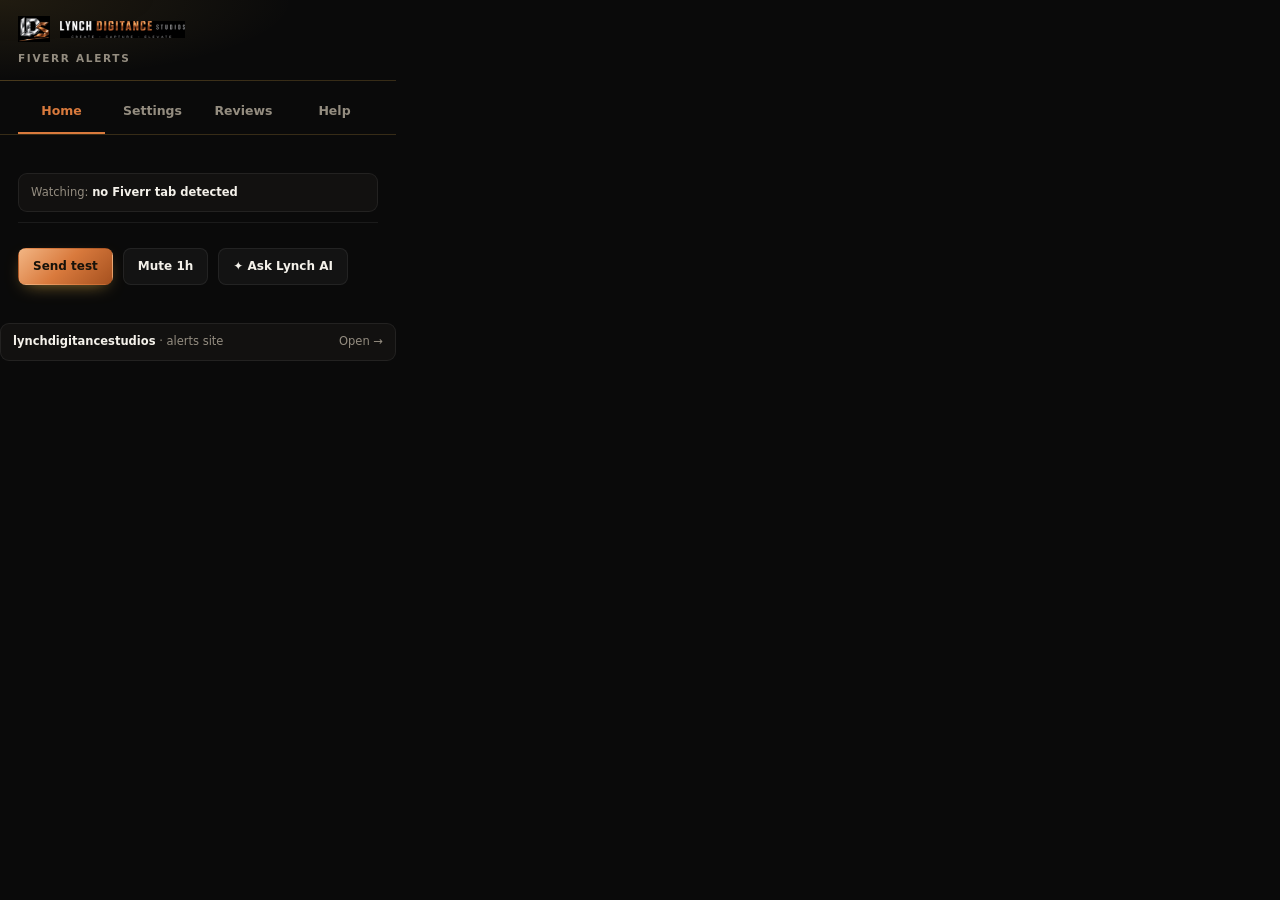
<file: extension/options.html>
<!doctype html>
<html>
<head>
<meta charset="utf-8">
<title>Lynch Digitance Alerts</title>
<style>
/* Lynch Digitance brand: black ground, gold accent, warm off-white text. */
:root{
  --gold:#D97A3D;
  --gold-lt:#F2B583;
  --gold-dk:#A6511F;
  --ink:#0a0a0a;
  --panel:#121110;
  --panel-2:#171614;
  --line:rgba(232,181,74,.20);
  --line-soft:rgba(255,255,255,.07);
  --text:#f4f1ea;
  --muted:#948d80;
  --ok:#4ad991;
  --bad:#ff8f8f;
}
*{box-sizing:border-box}
body{
  width:396px;margin:0;padding:0;background:var(--ink);color:var(--text);
  font:13px/1.55 system-ui,-apple-system,"Segoe UI",sans-serif;-webkit-font-smoothing:antialiased;
}
::-webkit-scrollbar{width:8px}
::-webkit-scrollbar-track{background:transparent}
::-webkit-scrollbar-thumb{background:rgba(232,181,74,.22);border-radius:8px}

/* ---------- header ---------- */
header{
  padding:16px 18px 14px;border-bottom:1px solid var(--line);
  background:radial-gradient(120% 160% at 0% 0%,rgba(232,181,74,.10),rgba(0,0,0,0) 62%);
}
.brand{display:flex;align-items:center;gap:10px}
.brand .mark{height:26px;width:auto}
.brand .word{height:17px;width:auto}
.tagline{margin-top:8px;font-size:10.5px;letter-spacing:.16em;text-transform:uppercase;color:var(--muted);font-weight:700}

.body{padding:16px 18px 20px}

/* ---------- sections ---------- */
.sec{margin-bottom:18px}
.sec-t{
  font-size:10.5px;font-weight:800;letter-spacing:.15em;text-transform:uppercase;
  color:var(--gold);margin-bottom:10px;display:flex;align-items:center;gap:9px;
}
.sec-t::after{content:"";flex:1;height:1px;background:var(--line)}

label{display:block;margin:11px 0 5px;font-weight:600;font-size:12px;color:var(--text)}
.hint{color:var(--muted);font-size:10.5px;margin-top:4px;line-height:1.5}

input[type=text],input[type=number],select{
  width:100%;padding:8px 10px;border:1px solid var(--line-soft);border-radius:8px;
  background:var(--panel);color:var(--text);font:inherit;font-size:12.5px;outline:none;
  transition:border-color .18s,background .18s;
}
input[type=text]:focus,input[type=number]:focus,select:focus{border-color:var(--gold);background:var(--panel-2)}
input::placeholder{color:#5f594f}
.pw{position:relative}
.pw input{padding-right:40px!important}
.pw .eye{position:absolute;right:4px;top:50%;transform:translateY(-50%);width:32px;height:32px;display:flex;align-items:center;justify-content:center;background:none;border:0;border-radius:8px;color:var(--muted);cursor:pointer;padding:0}
.pw .eye:hover,.pw .eye:focus-visible{color:var(--gold);outline:none;background:rgba(255,255,255,.06)}
.pw .eye svg[hidden]{display:none}
select{cursor:pointer}
option{background:#121110;color:var(--text)}

/* checkbox rows */
.row{display:flex;align-items:center;gap:9px;margin:9px 0}
.row label{margin:0;font-weight:400;font-size:12.5px;color:var(--text);cursor:pointer}
input[type=checkbox]{
  appearance:none;width:17px;height:17px;flex:0 0 17px;border-radius:5px;cursor:pointer;
  border:1px solid var(--line);background:var(--panel);position:relative;transition:.16s;
}
input[type=checkbox]:checked{background:linear-gradient(135deg,var(--gold-lt),var(--gold-dk));border-color:var(--gold)}
input[type=checkbox]:checked::after{
  content:"";position:absolute;left:5px;top:1px;width:5px;height:10px;
  border:solid #16120a;border-width:0 2px 2px 0;transform:rotate(42deg);
}

/* ---------- buttons ---------- */
button{
  padding:8px 14px;border:1px solid transparent;border-radius:8px;cursor:pointer;
  font:inherit;font-weight:700;font-size:12px;transition:transform .14s,box-shadow .2s,border-color .2s,background .2s;
}
button:active{transform:translateY(1px)}
.primary{
  background:linear-gradient(135deg,var(--gold-lt),var(--gold) 48%,var(--gold-dk));
  color:#16120a;box-shadow:0 6px 18px -8px rgba(232,181,74,.75);
}
.primary:hover{box-shadow:0 10px 26px -8px rgba(232,181,74,.9)}
.sec-btn{background:rgba(255,255,255,.04);color:var(--text);border-color:var(--line-soft)}
.sec-btn:hover{border-color:var(--gold);color:var(--gold)}
.btns{display:flex;gap:8px;flex-wrap:wrap;margin-top:14px}

/* ---------- banners ---------- */
#updateBanner{margin-bottom:16px}
.banner{
  background:linear-gradient(160deg,rgba(232,181,74,.13),rgba(232,181,74,.04));
  border:1px solid var(--gold);border-radius:10px;padding:12px 13px;
}
.banner .t{font-weight:800;color:var(--gold);font-size:12.5px}
.banner .n{font-size:11.5px;color:var(--muted);margin:6px 0 10px}
.banner a.dl{
  display:inline-block;background:linear-gradient(135deg,var(--gold-lt),var(--gold-dk));
  color:#16120a;font-weight:800;font-size:11.5px;padding:6px 13px;border-radius:7px;text-decoration:none;
}
.banner .steps{font-size:10.5px;color:var(--muted);margin-top:9px;line-height:1.65}
.banner .dlraw{display:inline-block;margin-top:7px;font-size:10px;color:#7d766a;text-decoration:underline}
.sitelink{
  display:flex;align-items:center;justify-content:space-between;gap:10px;
  margin-top:14px;padding:9px 12px;border-radius:9px;font-size:11.5px;
  background:var(--panel);border:1px solid var(--line-soft);color:var(--muted);
  text-decoration:none;transition:border-color .2s,color .2s;
}
.sitelink:hover{border-color:var(--gold);color:var(--gold)}
.sitelink b{color:var(--text);font-weight:700}
.banner .steps b.k{color:var(--text)}
code{
  background:#000;color:var(--gold);padding:1px 6px;border-radius:5px;
  font-family:ui-monospace,"Cascadia Code",monospace;font-size:10.5px;
}

/* ---------- unread ---------- */
#unseen{
  margin-bottom:16px;padding:12px 13px;border-radius:10px;
  background:linear-gradient(160deg,rgba(232,181,74,.13),rgba(232,181,74,.04));
  border:1px solid var(--gold);
}
#unseen .h{font-size:12.5px;font-weight:800;color:var(--gold);margin-bottom:8px}
#unseen .r{display:flex;justify-content:space-between;align-items:center;gap:10px;font-size:12px;padding:3px 0}
#unseen .r b{
  background:linear-gradient(135deg,var(--gold-lt),var(--gold-dk));color:#16120a;
  font-weight:800;border-radius:999px;padding:1px 9px;font-size:10.5px;
}
#unseen .f{font-size:10px;color:#6d675c;margin-top:8px}

/* ---------- account labels ---------- */
.lbl-row{display:flex;align-items:center;gap:8px;margin-bottom:6px}
.lbl-row .u{
  flex:0 0 118px;font-size:10.5px;color:var(--muted);font-family:ui-monospace,monospace;
  overflow:hidden;text-overflow:ellipsis;white-space:nowrap;
}
.lbl-row input{flex:1;padding:6px 9px;font-size:12px}
.lbl-empty{font-size:11px;color:#6d675c;font-style:italic}

/* ---------- status + log ---------- */
#status{
  margin-top:14px;padding:10px 12px;border-radius:9px;font-size:11.5px;
  background:var(--panel);border:1px solid var(--line-soft);color:var(--muted);
}
#status #accounts{color:var(--text);font-weight:600}
#log{
  margin-top:10px;max-height:150px;overflow:auto;font-size:10.5px;
  border-top:1px solid var(--line-soft);padding-top:9px;color:var(--muted);
  font-family:ui-monospace,monospace;line-height:1.7;
}
#log i{color:#6d675c;font-style:normal}
.ok{color:var(--ok);font-weight:700}
.bad{color:var(--bad);font-weight:700}

/* ---------- diagnostics ---------- */
#dx{margin-top:10px}
#dx:empty{display:none}
.dx-i{
  border-radius:9px;padding:10px 12px;margin-bottom:7px;font-size:11.5px;
  border:1px solid var(--line-soft);background:var(--panel);
}
.dx-i.fail{border-color:rgba(255,143,143,.45);background:rgba(255,90,90,.06)}
.dx-i.warn{border-color:rgba(232,181,74,.42);background:rgba(232,181,74,.05)}
.dx-i.ok{border-color:rgba(74,217,145,.35);background:rgba(74,217,145,.05)}
.dx-i .t{font-weight:800;font-size:12px;margin-bottom:3px}
.dx-i.fail .t{color:var(--bad)}
.dx-i.warn .t{color:var(--gold)}
.dx-i.ok   .t{color:var(--ok)}
.dx-i .d{color:var(--muted);line-height:1.55}
.dx-i button{margin-top:8px;padding:5px 11px;font-size:11px}
.dx-head{font-size:10.5px;color:var(--muted);margin:2px 0 8px}

/* ---------- LYNCH AI ASSISTANT ---------- */
#aiBox{
  margin-top:10px;border:1px solid var(--line);border-radius:12px;overflow:hidden;
  background:linear-gradient(170deg,#141312,#0c0b0a);
}
.ai-head{
  display:flex;align-items:center;padding:10px 12px;border-bottom:1px solid var(--line);
  background:radial-gradient(120% 160% at 0% 0%,rgba(232,181,74,.14),rgba(0,0,0,0) 65%);
}
.ai-head .n{font-weight:800;font-size:11.5px;letter-spacing:.03em}
.ai-head .n span{color:var(--gold)}
.ai-x{margin-left:auto;background:none;border:0;color:var(--muted);font-size:17px;
      cursor:pointer;line-height:1;padding:2px 5px}
.ai-x:hover{color:var(--gold)}

#aiLog{max-height:240px;overflow-y:auto;padding:12px;display:flex;flex-direction:column;gap:8px}
#aiLog:empty{display:none}
.ai-msg{max-width:90%;padding:8px 11px;border-radius:11px;font-size:11.5px;line-height:1.55;white-space:pre-wrap}
.ai-msg.bot{align-self:flex-start;background:rgba(255,255,255,.05);border:1px solid rgba(255,255,255,.08);border-bottom-left-radius:4px}
.ai-msg.me{align-self:flex-end;background:linear-gradient(135deg,var(--gold-lt),var(--gold-dk));color:#16120a;border-bottom-right-radius:4px}
.ai-msg.err{align-self:flex-start;background:rgba(255,90,90,.08);border:1px solid rgba(255,90,90,.3)}
.ai-typing{align-self:flex-start;display:flex;gap:4px;padding:9px 11px}
.ai-typing i{width:5px;height:5px;border-radius:50%;background:var(--gold);opacity:.4;animation:blink 1.3s infinite}
.ai-typing i:nth-child(2){animation-delay:.18s}
.ai-typing i:nth-child(3){animation-delay:.36s}
@keyframes blink{0%,60%,100%{opacity:.25}30%{opacity:1}}

.ai-chips{display:flex;gap:6px;flex-wrap:wrap;padding:10px 12px 0}
.ai-chip{
  padding:5px 10px;border-radius:999px;font-size:10.5px;cursor:pointer;font-family:inherit;
  background:rgba(232,181,74,.07);border:1px solid var(--line);color:var(--gold);
}
.ai-chip:hover{background:rgba(232,181,74,.18)}

.ai-foot{display:flex;gap:7px;padding:10px 12px;align-items:flex-end}
#aiText{
  flex:1;resize:none;max-height:80px;padding:8px 10px;border-radius:9px;
  background:#0f0e0d;border:1px solid rgba(255,255,255,.09);color:var(--text);
  font:inherit;font-size:12px;outline:none;
}
#aiText:focus{border-color:var(--gold)}
.ai-send{
  padding:8px 13px;border:0;border-radius:9px;cursor:pointer;font-family:inherit;
  font-weight:800;font-size:11.5px;
  background:linear-gradient(135deg,var(--gold-lt),var(--gold-dk));color:#16120a;
}
.ai-send:disabled{opacity:.45;cursor:default}
.ai-tools{display:flex;align-items:center;gap:9px;padding:0 12px 11px}
.ai-tools button{padding:5px 10px;font-size:10.5px}

.divider{height:1px;background:var(--line-soft);margin:18px 0 14px}
fieldset{border:0;padding:0;margin:0}
/* ---------- calmer layout: tabs, cards, room to breathe ---------- */
.tabs{display:flex;gap:4px;padding:10px 18px 0;border-bottom:1px solid var(--line)}
.tab{flex:1;background:none;border:0;border-bottom:2px solid transparent;border-radius:0;
  color:var(--muted);padding:10px 0 11px;font-size:12.5px;font-weight:700}
.tab:hover{color:var(--text)}
.tab.on{color:var(--gold);border-bottom-color:var(--gold)}
.body{padding:20px 18px 24px}
.pane .sec{background:var(--panel);border:1px solid var(--line-soft);border-radius:12px;padding:16px 16px 14px;margin-bottom:16px}
.sec-t{margin-bottom:14px}
label{margin:16px 0 7px}
.row{margin:12px 0}
.hint{margin-top:8px;line-height:1.6}
.btns{gap:10px;margin-top:16px}
#status{margin-top:18px}
#acctModal[hidden]{display:none!important}
.save-bar{position:sticky;bottom:0;background:var(--ink);padding:12px 0 2px;margin-top:4px}
</style>
<link rel="stylesheet" href="review.css">
</head>
<body>
<div id="maintScreen" hidden>
  <div class="mt-box">
    <img src="icon128.png" alt="" width="64" height="64">
    <div class="mt-tag">LYNCH DIGITANCE · ALERTS</div>
    <h1 id="maintTitle">🔧 UNDERGOING MAINTENANCE</h1>
    <p id="maintMsg">We are working on the extension. Alerts may be delayed for a while.</p>
    <ol class="mt-steps" id="maintSteps" hidden>
      <li>Press Download below.</li>
      <li>Unzip it over your existing extension folder, replacing the files.</li>
      <li>Open chrome://extensions and press Reload on this extension. Your settings are kept.</li>
    </ol>
    <a class="mt-btn" id="maintDl" hidden target="_blank" rel="noopener" href="https://alerts.lynchdigitancestudios.workers.dev/lynch-digitance-alerts.zip">Download the update</a>
    <p class="mt-sub" id="maintSub">We will message you on Telegram as soon as it is back to normal.</p>
  </div>
</div>
<style>
body.maint > *:not(#maintScreen):not(script):not(style){display:none!important}
#maintScreen{min-height:100vh;display:flex;align-items:center;justify-content:center;padding:28px 20px;box-sizing:border-box;background:#0b2038;color:#f4f1ea;font-family:system-ui,-apple-system,'Segoe UI',sans-serif;text-align:center}
#maintScreen[hidden]{display:none}
.mt-box{max-width:340px}
.mt-box img{margin:0 auto 14px;display:block}
.mt-tag{font-size:11px;font-weight:700;letter-spacing:.16em;color:#F2B583;margin-bottom:10px}
.mt-box h1{font-size:22px;line-height:1.2;margin:0 0 14px;color:#fff}
.mt-box p{margin:0 0 10px;font-size:14px;line-height:1.55;color:#cbd6e6}
.mt-box .mt-sub{color:#a9b5c7;font-size:12.5px}
</style>

<header>
  <div class="brand">
    <img class="mark" src="mark.png" alt="">
    <img class="word" src="wordmark.png" alt="Lynch Digitance Studios">
  </div>
  <div class="tagline">Fiverr Alerts</div>
</header>

<nav class="tabs">
  <button class="tab on" data-tab="home">Home</button>
  <button class="tab" data-tab="settings">Settings</button>
  <button class="tab" data-tab="reviews">Reviews</button>
  <button class="tab" data-tab="help">Help</button>
</nav>

<div class="body">

<section class="pane" data-pane="home">
  <div id="updateBanner" style="display:none">
    <div class="banner">
      <div class="t">Update available — v<span id="upVer"></span></div>
      <div class="n" id="upNotes"></div>
      <div class="btns" style="margin-top:0">
        <button id="upGet" class="primary">1 · Download v<span id="upVer2"></span></button>
        <button id="upReload" class="sec-btn">3 · Reload extension</button>
      </div>
      <div class="steps">
        <b class="k">2.</b> Unzip it <b class="k">over your existing extension folder</b>, replacing the files.
        Then press <b class="k">Reload extension</b> above — no need to open
        <code>chrome://extensions</code>.<br>
        Your settings are kept. Don't uninstall, and don't move the folder.
        <a id="upHelp" href="#" target="_blank" rel="noopener" style="color:var(--gold)">Full instructions →</a>
      </div>
      <a class="dlraw" id="upLink" href="#" target="_blank" rel="noopener">direct download link</a>
    </div>
  </div>

  <div id="unseen" style="display:none"></div>


  <div id="status">Watching: <span id="accounts">no Fiverr tab detected</span></div>
  <div id="log"></div>

  <div class="btns">
    <button id="test" class="primary">Send test</button>
    <button id="mute" class="sec-btn">Mute 1h</button>
    <button id="aiOpen" class="sec-btn">✦ Ask Lynch AI</button>
  </div>
  <!-- ---------------- LYNCH AI ASSISTANT ---------------- -->
  <div id="aiBox" style="display:none">
    <div class="ai-head">
      <div class="n">LYNCH <span>AI ASSISTANT</span></div>
      <button class="ai-x" id="aiClose" title="Close">×</button>
    </div>
    <div id="aiLog"></div>
    <div class="ai-chips" id="aiChips">
      <button class="ai-chip">Why am I not getting alerts?</button>
      <button class="ai-chip">Explain my last error</button>
      <button class="ai-chip">Mute alerts for 2 hours</button>
      <button class="ai-chip">Clean up leftover accounts</button>
    </div>
    <div class="ai-foot">
      <textarea id="aiText" rows="1" placeholder="Describe the problem…"></textarea>
      <button class="ai-send" id="aiSend">Send</button>
    </div>
    <div class="ai-tools">
      <button id="aiShot" class="sec-btn">📷 Attach screenshot</button>
      <span id="aiShotNote" class="hint" style="margin:0"></span>
    </div>
  </div>


</section>

<section class="pane" data-pane="settings" hidden>
  <!-- ---------------- account ---------------- -->
  <div class="sec">
    <div class="sec-t">Account</div>
    <div id="acctOut">
      <div class="hint" style="margin-bottom:8px">Sign in to keep your settings on your account — sign in on any other browser and everything comes back automatically.</div>
      <input type="text" id="acctEmail" placeholder="Email" autocomplete="email">
      <div class="pw" style="margin-top:6px"><input type="password" id="acctPass" placeholder="Password (8+ characters)" autocomplete="current-password"
             style="width:100%;padding:8px 10px;border:1px solid var(--line-soft);border-radius:8px;background:var(--panel);color:var(--text);font:inherit;font-size:12.5px"><button type="button" class="eye" data-eye aria-label="Show password" title="Show password"><svg class="e-on" viewBox="0 0 24 24" width="18" height="18" fill="none" stroke="currentColor" stroke-width="1.8" stroke-linecap="round" stroke-linejoin="round"><path d="M1 12s4-7 11-7 11 7 11 7-4 7-11 7S1 12 1 12z"/><circle cx="12" cy="12" r="3"/></svg><svg class="e-off" viewBox="0 0 24 24" width="18" height="18" fill="none" stroke="currentColor" stroke-width="1.8" stroke-linecap="round" stroke-linejoin="round" hidden><path d="M17.9 17.9A10.9 10.9 0 0 1 12 19C5 19 1 12 1 12a18.6 18.6 0 0 1 5.1-5.9M9.9 4.2A10.9 10.9 0 0 1 12 4c7 0 11 8 11 8a18.5 18.5 0 0 1-2.2 3.2M14.1 14.1a3 3 0 1 1-4.2-4.2"/><path d="M1 1l22 22"/></svg></button></div>
      <div class="btns" style="margin-top:8px">
        <button id="acctLogin" class="primary">Sign in</button>
        <button id="acctRegister" class="sec-btn">Create account</button>
      </div>
    </div>
    <div id="acctIn" style="display:none">
      <div class="hint" style="margin-top:0">Signed in as <b id="acctWho" style="color:var(--text)"></b> · settings sync automatically.</div>
      <div class="btns" style="margin-top:8px">
        <button id="acctSync" class="sec-btn">Sync now</button>
        <button id="acctLogout" class="sec-btn">Sign out</button>
      </div>
    </div>
    <div class="hint" id="acctMsg"></div>
  </div>


  <!-- ---------------- general ---------------- -->
  <div class="sec" style="display:none">
    <div class="sec-t">General</div>
    <div class="row"><input type="checkbox" id="enabled"><label for="enabled">Enabled</label></div>
    <div class="row"><input type="checkbox" id="desktopNotif"><label for="desktopNotif">Show desktop notification too</label></div>
    <div class="row"><input type="checkbox" id="privacyMode"><label for="privacyMode">Privacy mode — sender only, no message text</label></div>
  </div>

  <!-- ---------------- delivery ---------------- -->
  <div class="sec">
    <div class="sec-t">Delivery</div>
    <label for="channel" style="display:none">Channel</label>
    <select id="channel" style="display:none">
      <option value="telegram">Telegram bot (recommended)</option>
      <option value="callmebot">WhatsApp — CallMeBot (free, unreliable)</option>
      <option value="webhook">Custom webhook / Discord</option>
    </select>

    <fieldset id="f-telegram">
      <label for="tgToken">Bot token</label>
      <input type="text" id="tgToken" placeholder="from @BotFather">
      <label for="tgChatId">Chat ID</label>
      <input type="text" id="tgChatId" placeholder="press Detect below">
      <div class="btns" style="margin-top:8px">
        <button id="detect" class="sec-btn">Detect chat ID</button>
      </div>
      <div class="hint">
        <b style="color:var(--text)">1.</b> <b style="color:var(--text)">@BotFather</b> → <code>/newbot</code> → paste the token → Save.<br>
        <b style="color:var(--text)">2.</b> Open your bot in Telegram and send it <b style="color:var(--text)">hi</b>.
        Bots can't message you first — skipping this causes "chat not found".<br>
        <b style="color:var(--text)">3.</b> Press Detect chat ID → Save → Send test.
      </div>
    </fieldset>

    <fieldset id="f-callmebot" style="display:none">
      <label for="waNumber">Your WhatsApp number</label>
      <input type="text" id="waNumber" placeholder="2348012345678 — country code, digits only">
      <label for="apiKey">CallMeBot API key</label>
      <input type="text" id="apiKey" placeholder="123456">
      <div class="hint">
        Save <b style="color:var(--text)">+34 644 87 21 57</b> to your contacts, then send it on WhatsApp:
        <b style="color:var(--text)">I allow callmebot to send me messages</b>. It replies with your key.<br>
        No reply in 2 min? Send <b style="color:var(--text)">Recover APIKey</b>.
      </div>
    </fieldset>

    <fieldset id="f-webhook" style="display:none">
      <label for="webhookUrl">Webhook URL</label>
      <input type="text" id="webhookUrl" placeholder="https://discord.com/api/webhooks/...">
    </fieldset>
  </div>

  <!-- ---------------- reply from telegram ---------------- -->
  <div class="sec">
    <div class="sec-t">Reply from Telegram</div>
    <div class="hint" style="margin:0 0 12px">
      <b style="color:var(--text)">Off by default.</b> Swipe-reply to an alert in Telegram and the extension types your
      reply into that buyer's conversation on Fiverr and presses Send for you.
      Unlike everything else here, this <b style="color:var(--text)">writes</b> in your Fiverr tab, and Fiverr's rules
      may restrict automation. Try it on one account first.
    </div>
    <div class="row"><input type="checkbox" id="replyEnabled"><label for="replyEnabled">Reply to buyers from Telegram</label></div>
    <div id="replyBody" style="display:none">
      <label>Allow replies for these Fiverr accounts</label>
      <div id="replyAccts"></div>
      <label for="replyMode">Mode</label>
      <select id="replyMode">
        <option value="test">Test: type it in the box, don't send</option>
        <option value="live">Live: send it</option>
      </select>
      <div class="row"><input type="checkbox" id="replyConfirm"><label for="replyConfirm">Ask me to confirm in Telegram before sending</label></div>
      <div class="btns"><button id="replyCheck" class="sec-btn">Test the message box</button></div>
      <div class="hint">Open any conversation in Fiverr first, then press the test. It only looks, it types nothing.
        While this is on, "Detect chat ID" won't work (Telegram allows only one way of listening to a bot).</div>
    </div>
    <div class="hint" id="replyMsg" style="white-space:pre-line"></div>
    <div class="hint">Tap ↩️ Reply under an alert, type your answer, then press ✅ Send. You confirm every reply before it goes out. Keep the Fiverr tab for that account open. While this is on, "Detect chat ID" does not work.</div>
  </div>

  <!-- ---------------- accounts ---------------- -->
  <div class="sec" style="display:none">
    <div class="sec-t">Account names</div>
    <div class="hint" style="margin-bottom:9px">
      Give each Fiverr account a name you'll recognise instantly in Telegram.
      Accounts appear here once the extension has seen them.
    </div>
    <div id="labels"></div>
  </div>

  <!-- ---------------- alerts ---------------- -->
  <div class="sec" style="display:none">
    <div class="sec-t">Alerts</div>
    <input type="hidden" id="maxLen" value="2000">

    <label for="maxNotifAgeMins">Ignore notifications older than (minutes)</label>
    <input type="number" id="maxNotifAgeMins" min="5" max="1440">
    <div class="hint">
      Fiverr's panel keeps days of history. Without this, the first check after an
      update would alert you about all of it. 60 is a sensible default.
    </div>
  </div>

  <!-- ---------------- uptime ---------------- -->
  <div class="sec" style="display:none">
    <div class="sec-t">Uptime</div>
    <div class="hint" style="margin-bottom:9px">
      For unattended machines. A tab that logs out or crashes stops watching
      silently — these make that failure loud.
    </div>
    <div class="row"><input type="checkbox" id="shareInstall"><label for="shareInstall">Count this install anonymously (once a day: a random ID, version and channel. No Fiverr data, messages or tokens)</label></div>
    <div class="row"><input type="checkbox" id="watchdog"><label for="watchdog">Warn me if an account stops being watched</label></div>
    <label for="watchdogMins">Warn after (minutes of silence)</label>
    <input type="number" id="watchdogMins" min="5" max="240">
    <label for="heartbeatHours">"Still watching" ping every (hours, 0 = off)</label>
    <input type="number" id="heartbeatHours" min="0" max="168">
    <div class="hint">
      If the whole browser or server dies, the extension can't warn you —
      so the missing heartbeat is your signal.
    </div>
  </div>


  <div class="btns save-bar">
    <button id="save" class="primary" style="flex:1">Save settings</button>
    <button id="openAdv" class="sec-btn" title="Account names, uptime, other channels and more">Advanced ↗</button>
  </div>
</section>

<section class="pane" data-pane="reviews" id="paneReviews" hidden>
  <div class="rvhead">
    <div class="rvhead__row">
      <div class="rvhead__avg" id="rvAvg">–</div>
      <div>
        <div class="rvstars" id="rvAvgStars" aria-hidden="true"></div>
        <div class="rvhead__n" id="rvCount">Loading…</div>
      </div>
    </div>
    <button class="primary rvblock" id="rvWrite" type="button">Write a review</button>
  </div>
  <div id="rvList"></div>
  <div class="rvmsg" id="rvMsg" hidden></div>
</section>

<section class="pane" data-pane="help" hidden>
  <div class="sec">
    <div class="sec-t">Fix a problem</div>
    <div class="btns" style="flex-direction:column">
      <button id="diagnose" class="sec-btn">🩺 Diagnose a problem</button>
      <button id="scanTest" class="sec-btn">🔍 Test: read my notifications now</button>
      <button id="checkUp" class="sec-btn">Check for update</button>
    </div>
    <div class="hint" id="verLine"></div>
    <div id="scanOut"></div>
    <div id="dx"></div>
  </div>
  <div class="sec" style="margin-bottom:0;display:none">
    <div class="sec-t">Troubleshooting</div>
    <div class="row"><input type="checkbox" id="debugMode"><label for="debugMode">Debug mode — capture what Fiverr emits</label></div>
    <div class="btns" style="margin-top:8px">
      <button id="copyDebug" class="sec-btn">Copy debug data</button>
      <button id="clearDebug" class="sec-btn">Clear</button>
      <span class="hint" id="debugCount" style="align-self:center;margin:0"></span>
    </div>
  </div>

</div>
  <a class="sitelink" id="siteLink" href="https://alerts.lynchdigitancestudios.workers.dev"
     target="_blank" rel="noopener">
    <span><b>lynchdigitancestudios</b> · alerts site</span>
    <span>Open →</span>
  </a>


</section>

</div>

<!-- Sign-up prompt: shown when not signed in, dismissible. Kept short so it fits the popup without scrolling. -->
<div id="acctModal" hidden style="position:fixed;inset:0;background:rgba(0,0,0,.78);z-index:50;display:flex;align-items:center;justify-content:center;padding:14px">
  <div style="width:100%;background:var(--panel);border:1px solid var(--gold);border-radius:14px;padding:14px 14px 10px">
    <div style="font-weight:800;font-size:14px;margin-bottom:3px">Create your free account</div>
    <div class="hint" style="margin:0 0 8px;font-size:11.5px">Saves your settings, so any browser starts ready.</div>
    <input type="text" id="mEmail" placeholder="Email" autocomplete="email" style="margin-top:0">
    <div class="pw" style="margin-top:6px"><input type="password" id="mPass" placeholder="Password (8+ characters)" autocomplete="new-password"
      style="width:100%;padding:8px 10px;border:1px solid var(--line-soft);border-radius:8px;background:var(--ink);color:var(--text);font:inherit;font-size:12.5px"><button type="button" class="eye" data-eye aria-label="Show password" title="Show password"><svg class="e-on" viewBox="0 0 24 24" width="18" height="18" fill="none" stroke="currentColor" stroke-width="1.8" stroke-linecap="round" stroke-linejoin="round"><path d="M1 12s4-7 11-7 11 7 11 7-4 7-11 7S1 12 1 12z"/><circle cx="12" cy="12" r="3"/></svg><svg class="e-off" viewBox="0 0 24 24" width="18" height="18" fill="none" stroke="currentColor" stroke-width="1.8" stroke-linecap="round" stroke-linejoin="round" hidden><path d="M17.9 17.9A10.9 10.9 0 0 1 12 19C5 19 1 12 1 12a18.6 18.6 0 0 1 5.1-5.9M9.9 4.2A10.9 10.9 0 0 1 12 4c7 0 11 8 11 8a18.5 18.5 0 0 1-2.2 3.2M14.1 14.1a3 3 0 1 1-4.2-4.2"/><path d="M1 1l22 22"/></svg></button></div>
    <div class="btns" style="margin-top:8px;gap:8px;flex-wrap:nowrap">
      <button id="mRegister" class="primary" style="flex:1;padding:8px 6px">Create account</button>
      <button id="mLogin" class="sec-btn" style="flex:1;padding:8px 6px">Sign in</button>
    </div>
    <div class="hint" id="mMsg" style="color:var(--bad);margin:6px 0 0;min-height:0"></div>
    <button id="mLater" style="display:block;margin:6px auto 0;background:none;border:0;color:var(--muted);font-size:11.5px;text-decoration:underline">Maybe later</button>
  </div>
</div>

<!-- ================= REVIEW WINDOW + "what's new" note (opens by itself when it is time, or from the Reviews tab) ================= -->
<div class="rvmodal" id="rvModal" hidden role="dialog" aria-modal="true" aria-labelledby="rvTitle">
  <div class="rvmodal__box" id="rvBox" tabindex="-1">
   <div id="rvForm">
    <div class="rvnote" id="rvNote" hidden>
      <b id="rvNoteTitle">What’s new</b>
      <ul id="rvNoteList"></ul>
    </div>
    <button class="primary rvblock rvgot" id="rvGotBtn" type="button" hidden>Got it</button>
    <hr class="rvdiv" id="rvDiv" hidden>
    <div id="rvFormBody">
    <div class="rvmodal__title" id="rvTitle">How is Lynch Digitance Alerts working for you?</div>
    <div class="rvmodal__sub" id="rvSub">Your review helps other people decide, and helps us make it better.</div>
    <div class="rvpick" id="rvPick" role="radiogroup" aria-label="Your rating">
      <button type="button" role="radio" aria-checked="false" data-v="1" aria-label="1 star">★</button>
      <button type="button" role="radio" aria-checked="false" data-v="2" aria-label="2 stars">★</button>
      <button type="button" role="radio" aria-checked="false" data-v="3" aria-label="3 stars">★</button>
      <button type="button" role="radio" aria-checked="false" data-v="4" aria-label="4 stars">★</button>
      <button type="button" role="radio" aria-checked="false" data-v="5" aria-label="5 stars">★</button>
    </div>
    <div class="rvpick__label" id="rvPickLabel">Tap a star</div>
    <textarea id="rvText" maxlength="500" rows="4" placeholder="Anything you'd like to add? (optional)"></textarea>
    <div class="rvmodal__count"><span id="rvLen">0</span>/500</div>
    <div class="rvmodal__fine" id="rvFine"></div>
    <div class="rvmsg" id="rvErr" hidden></div>
    <button class="primary rvblock" id="rvSubmit" type="button" disabled>Send review</button>
    <div class="rvmodal__links" id="rvLinks">
      <button class="linkbtn" id="rvLater" type="button">Maybe later</button>
      <button class="linkbtn" id="rvNever" type="button">Don't ask again</button>
    </div>
    <div class="rvmodal__links" id="rvCancelRow" hidden>
      <button class="linkbtn" id="rvCancel" type="button">Cancel</button>
    </div>
    </div>
   </div>
   <div class="rvthanks" id="rvThanks" hidden>
     <b>Thank you!</b>
     <p id="rvThanksText"></p>
     <button class="primary rvblock" id="rvThanksBtn" type="button">Done</button>
   </div>
  </div>
</div>

<script src="options.js"></script>
<script src="review-ui.js"></script>
</body>
</html>
</file>
<file: extension/review.css>
/* Reviews tab + the review / "what's new" window. Uses the popup's own colour variables. */
.rvhead{background:var(--panel-2);border:1px solid var(--line-soft);border-radius:14px;padding:14px;margin-bottom:12px}
.rvhead__row{display:flex;align-items:center;gap:14px;margin-bottom:12px}
.rvhead__avg{min-width:52px;font-size:34px;font-weight:800;letter-spacing:-.02em}
.rvstars{font-size:17px;line-height:1;letter-spacing:.08em;color:var(--gold)}
.rvstars i{font-style:normal;color:rgba(255,255,255,.18)}
.rvhead__n{margin-top:3px;font-size:12px;color:var(--muted)}
.rvblock{display:block;width:100%}
.rvitem{margin-bottom:8px;padding:11px 13px;border:1px solid var(--line-soft);border-radius:12px;background:var(--panel-2)}
.rvitem--mine{border-color:rgba(217,122,61,.5);background:linear-gradient(160deg,rgba(217,122,61,.10),var(--panel-2) 70%)}
.rvitem__top{display:flex;justify-content:space-between;align-items:center;gap:8px;margin-bottom:4px}
.rvitem__name{font-size:12.5px;font-weight:700}
.rvitem__date{font-size:10.5px;color:var(--muted);white-space:nowrap}
.rvitem__text{margin:5px 0 0;font-size:12.5px;line-height:1.5;white-space:pre-line;word-break:break-word}
.rvtag{font-size:10px;font-weight:700;letter-spacing:.12em;text-transform:uppercase;color:var(--gold-lt)}
.rvempty{padding:18px 8px;text-align:center;font-size:12.5px;color:var(--muted)}
.rvmsg{margin:8px 0;font-size:12px;color:var(--bad)}

.rvmodal{position:fixed;inset:0;z-index:50;display:flex;align-items:flex-start;justify-content:center;padding:12px;overflow:auto;background:rgba(5,12,24,.86)}
.rvmodal[hidden]{display:none}
.rvmodal__box{width:100%;max-width:340px;margin:auto;padding:18px 16px;border:1px solid rgba(217,122,61,.5);border-radius:16px;background:var(--panel);box-shadow:0 20px 60px -20px rgba(0,0,0,.8)}
.rvmodal__box:focus{outline:none}
.rvmodal__title{margin-bottom:4px;font-size:16px;font-weight:800;line-height:1.3}
.rvmodal__sub{margin-bottom:12px;font-size:12px;line-height:1.45;color:var(--muted)}
.rvnote{margin:0 0 14px;padding:12px 13px;border:1px solid rgba(217,122,61,.4);border-radius:12px;background:rgba(217,122,61,.08)}
.rvnote b{display:block;margin-bottom:6px;font-size:13.5px;color:var(--gold-lt)}
.rvnote ul{margin:0;padding-left:17px;font-size:12px;line-height:1.55}
.rvnote li{margin-bottom:3px}
.rvdiv{margin:0 0 14px;border:0;border-top:1px solid var(--line-soft)}
.rvpick{display:flex;justify-content:center;gap:4px;margin-bottom:2px}
.rvpick button{padding:2px 3px;border:0;background:none;cursor:pointer;font:inherit;font-size:34px;line-height:1;color:rgba(255,255,255,.2);transition:transform .1s}
.rvpick button.on,.rvpick button.hov{color:var(--gold)}
.rvpick button:hover{transform:scale(1.12)}
.rvpick button:focus-visible{outline:2px solid var(--gold-lt);border-radius:6px}
.rvpick__label{height:18px;margin-bottom:8px;text-align:center;font-size:12px;font-weight:700;color:var(--gold-lt)}
.rvmodal textarea{display:block;width:100%;resize:none;padding:8px 9px;border:1px solid var(--line-soft);border-radius:10px;background:rgba(255,255,255,.04);color:var(--text);font:inherit;font-size:12.5px;box-sizing:border-box}
.rvmodal textarea:focus{outline:none;border-color:var(--gold)}
.rvmodal__count{margin:3px 2px 6px;text-align:right;font-size:10.5px;color:var(--muted)}
.rvmodal__fine{margin-bottom:10px;font-size:10.5px;line-height:1.45;color:var(--muted)}
.rvmodal__links{display:flex;justify-content:space-between;gap:10px;margin-top:10px}
.rvmodal .rvmsg{margin:0 0 10px}
.linkbtn{background:none;border:0;padding:0;color:var(--muted);font:inherit;font-size:12px;text-decoration:underline;cursor:pointer}
.linkbtn:hover{color:var(--gold-lt)}
.rvthanks{padding:14px 4px;text-align:center}
.rvthanks b{display:block;margin-bottom:6px;font-size:18px}
.rvthanks p{margin:0 0 14px;font-size:12.5px;line-height:1.5;color:var(--muted)}
.rvgot{margin-top:4px}

/* "Update required" lock screen extras (the maintenance screen doubles as it) */
.mt-btn{display:inline-block;margin:6px 0 12px;padding:11px 20px;border-radius:10px;background:linear-gradient(135deg,#F2B583,#D97A3D);color:#1a1200;font-weight:800;text-decoration:none}
.mt-steps{margin:0 auto 10px;padding-left:18px;text-align:left;font-size:12.5px;line-height:1.55;color:#cbd6e6}

/* the display rules above must not override the hidden attribute */
.rvmodal [hidden],#paneReviews [hidden],.rvblock[hidden],.rvmodal__links[hidden]{display:none!important}
</file>
